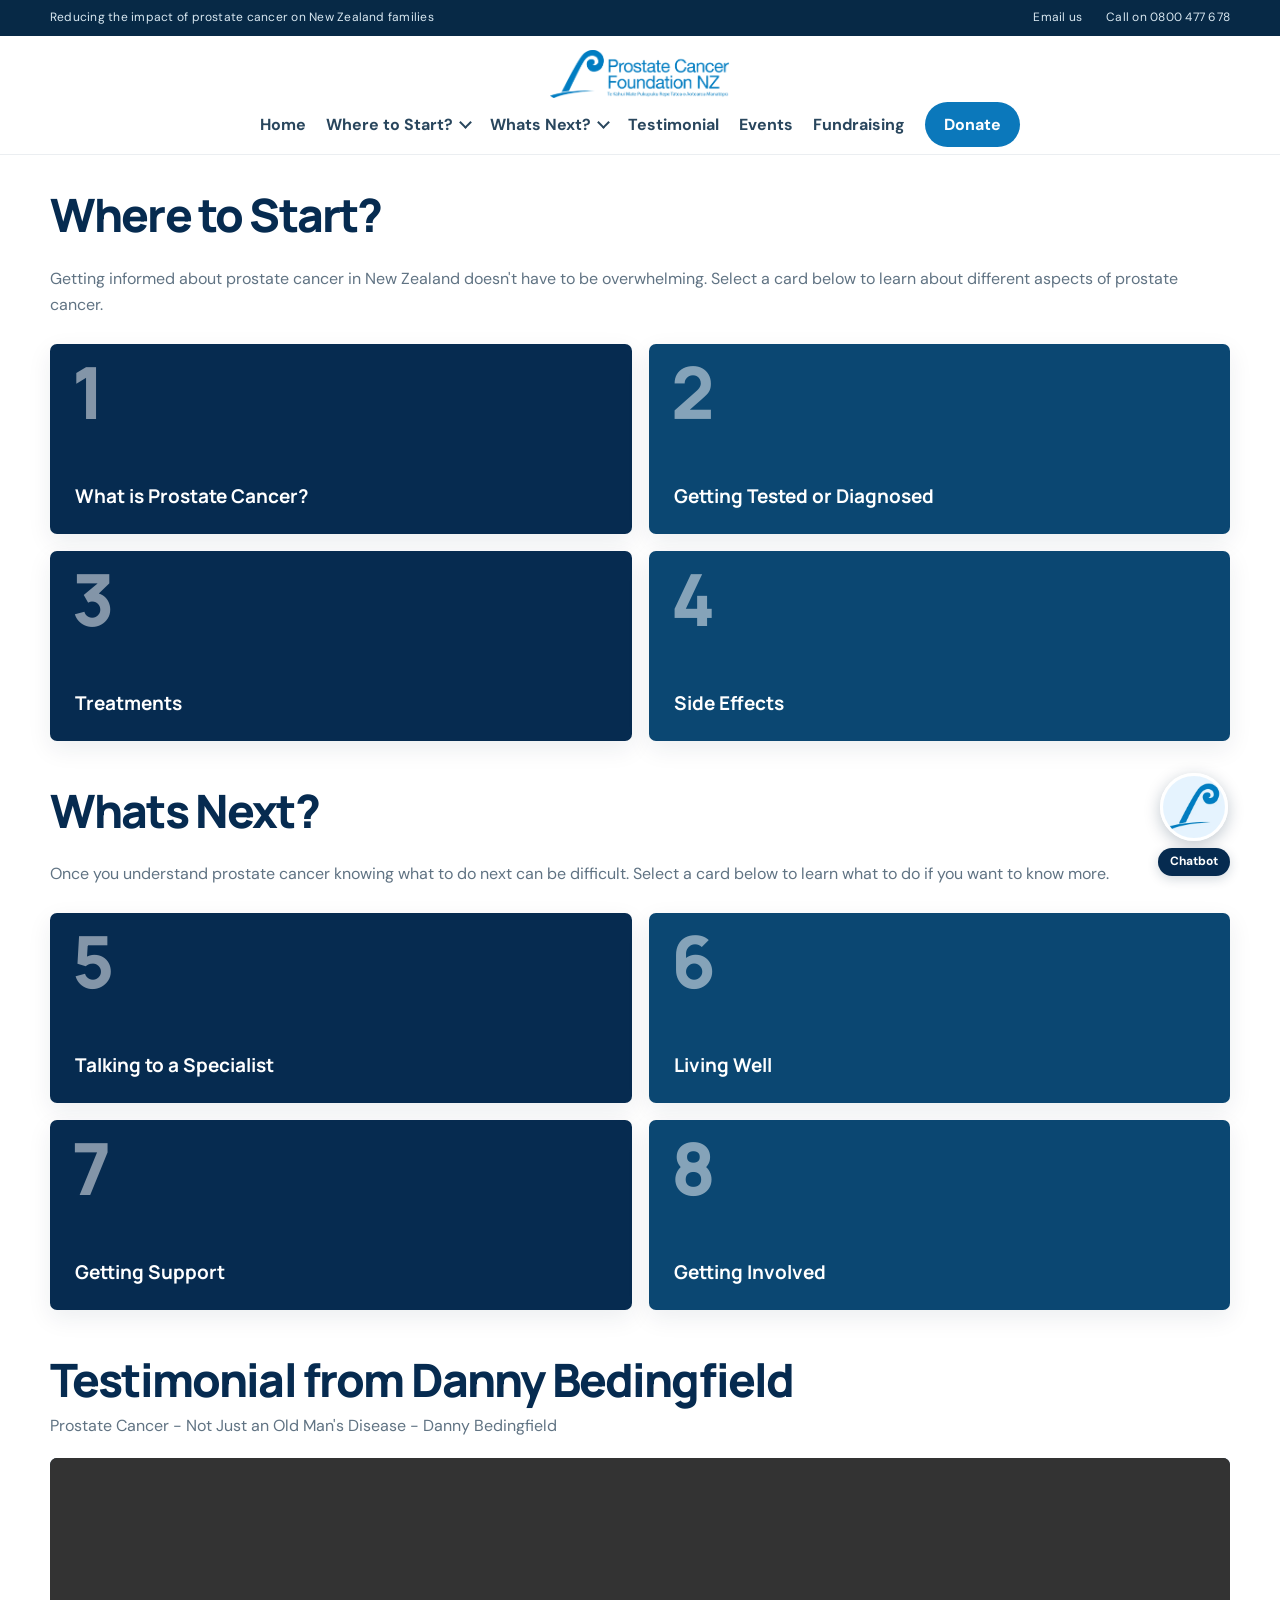
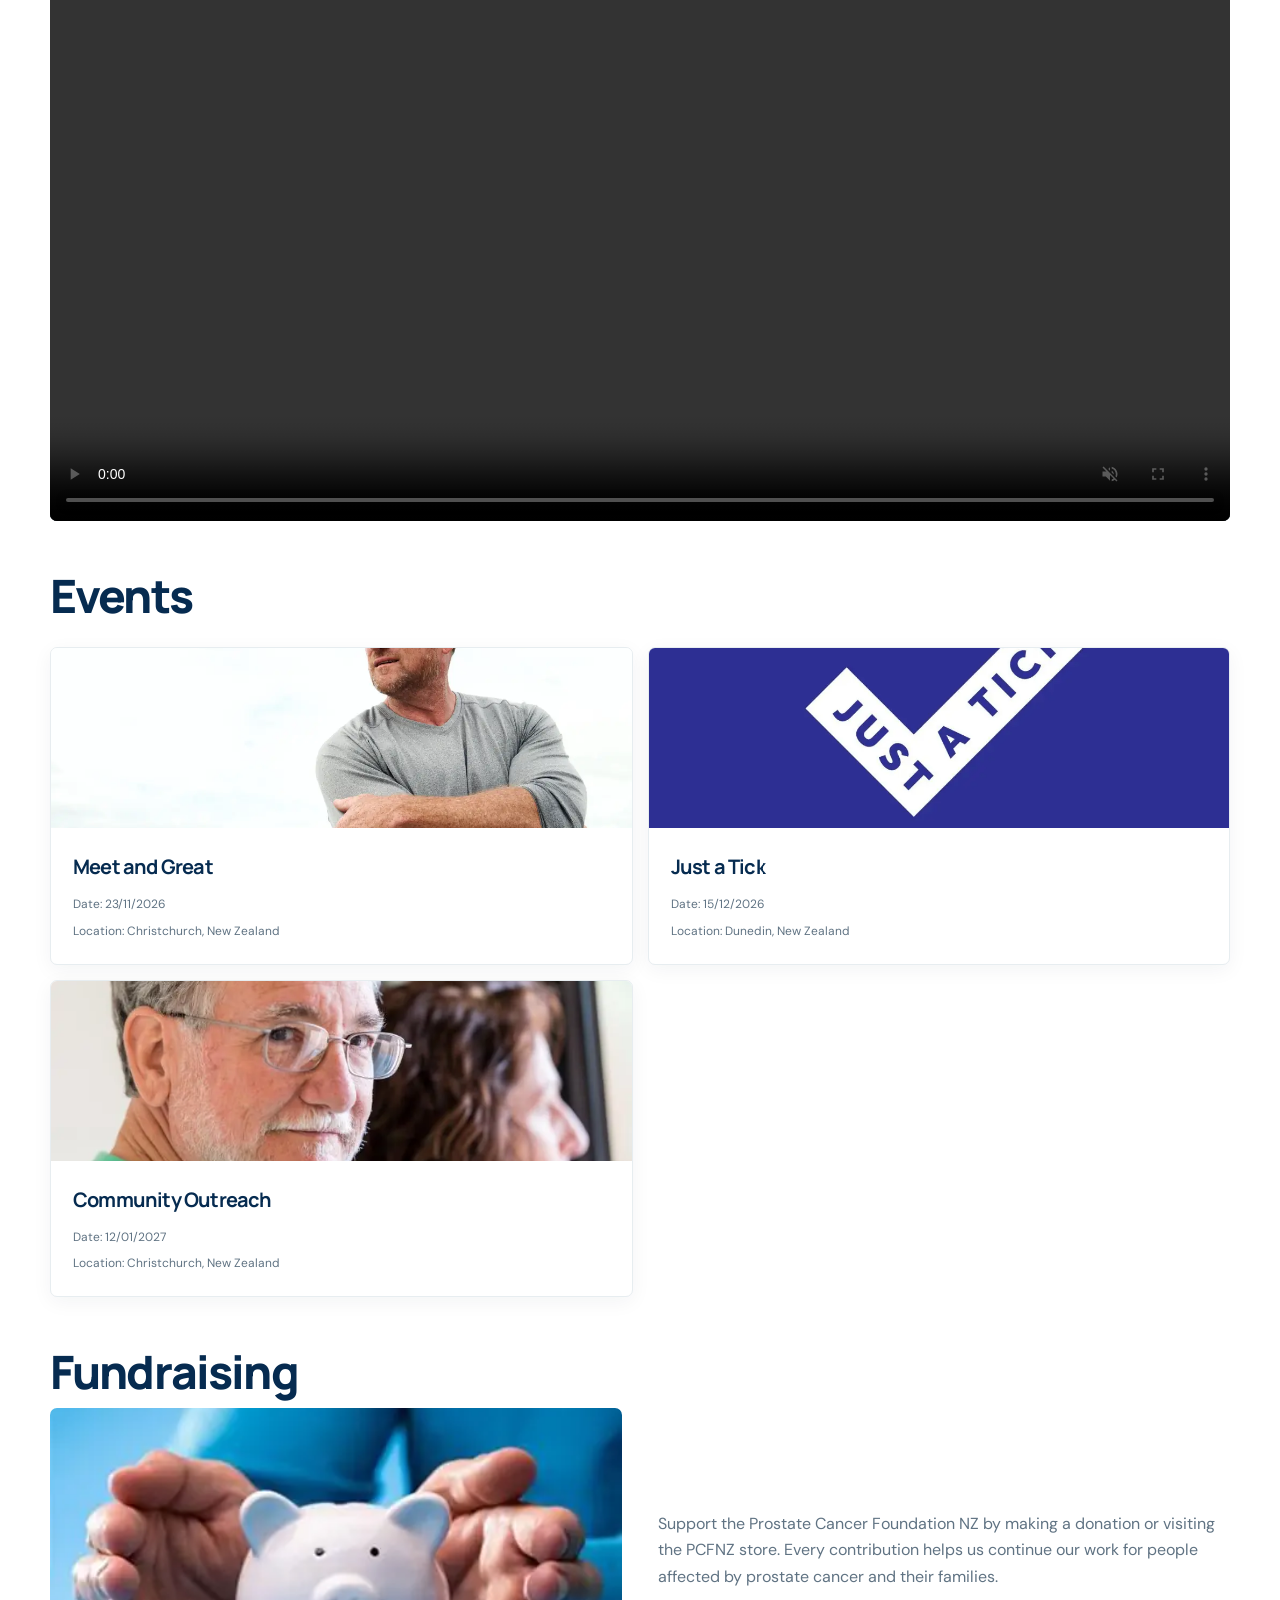
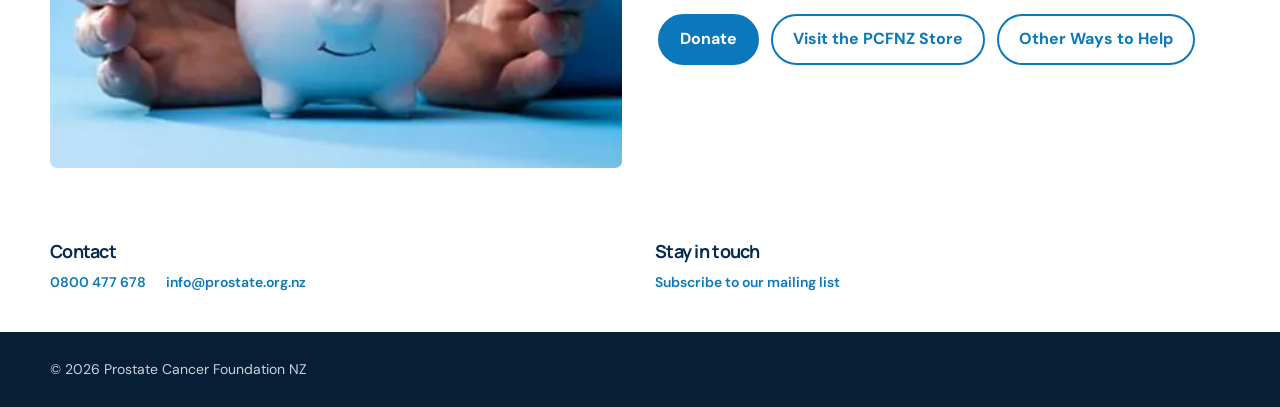
<file: index.html>
<!DOCTYPE html>
<html lang="en-NZ">
<head>
    <meta charset="UTF-8">
    <meta name="viewport" content="width=device-width, initial-scale=1.0">
    <link rel="stylesheet" href="styles/stylesheet.css">
    <link rel="preconnect" href="https://fonts.googleapis.com">
    <link rel="preconnect" href="https://fonts.gstatic.com" crossorigin>
    <link href="https://fonts.googleapis.com/css2?family=DM+Sans:wght@400;500;600;700&family=Manrope:wght@400;500;600;700;800&display=swap" rel="stylesheet">
    <script src="scripts/header.js" data-site-root="../" defer></script>
    <script src="scripts/footer.js" defer></script>
    <link rel="icon" type="image/x-icon" href="images/favicon.ico">
    <title>Home</title>
</head>
<body>
    <div id="site-header"></div>
    <main>
        <div class="section-cards">
            <h2 id="start">Where to Start?</h2>
            <p class="section-intro">Getting informed about prostate cancer in New Zealand doesn't have to be overwhelming. Select a card below to learn about different aspects of prostate cancer.</p>
            <a class="section-card" href="/pages/prostateinfo1.html">
                <span class="section-card-number">1</span>
                <span>What is Prostate Cancer?</span>
            </a>
            <a class="section-card" href="/pages/prostateinfo2.html">
                <span class="section-card-number">2</span>
                <span>Getting Tested or Diagnosed</span>
            </a>
            <a class="section-card" href="/pages/prostateinfo3.html">
                <span class="section-card-number">3</span>
                <span>Treatments</span>
            </a>
            <a class="section-card" href="/pages/prostateinfo4.html">
                <span class="section-card-number">4</span>
                <span>Side Effects</span>
            </a>
        </div>
        <div class="section-cards">
            <h2 id="next">Whats Next?</h2>
            <p class="section-intro">Once you understand prostate cancer knowing what to do next can be difficult. Select a card below to learn what to do if you want to know more.</p>
            <a class="section-card" href="/pages/prostateinfo5.html">
                <span class="section-card-number">5</span>
                <span>Talking to a Specialist</span>
            </a>
            <a class="section-card" href="/pages/prostateinfo6.html">
                <span class="section-card-number">6</span>
                <span>Living Well</span>
            </a>
            <a class="section-card" href="/pages/prostateinfo7.html">
                <span class="section-card-number">7</span>
                <span>Getting Support</span>
            </a>
            <a class="section-card" href="/pages/prostateinfo8.html">
                <span class="section-card-number">8</span>
                <span>Getting Involved</span>
            </a>
        </div>
        <section class="video-section">
            <h2 id="testimonial">Testimonial from Danny Bedingfield</h2>
            <p class="video-subtitle">Prostate Cancer - Not Just an Old Man's Disease - Danny Bedingfield</p>
            <video controls preload="metadata" playsinline muted>
                <source src="videos/prostate-info.mp4" type="video/mp4">
                Your browser does not support HTML video.
            </video>
        </section>
        <div class="event-carts" id="events">
            <h2 id="events">Events</h2>
            <div class="card">
                <img src="images/event_img_1.webp" alt="Event Picture 1">
                <div class="container">
                    <h4><b>Meet and Great</b></h4>
                    <p>Date: 23/11/2026</p>
                    <p>Location: Christchurch, New Zealand</p>
                </div>
            </div>
            <div class="card">
                <img src="images/event_img_2.webp" alt="Event Picture 2">
                <div class="container">
                    <h4><b>Just a Tick</b></h4>
                    <p>Date: 15/12/2026</p>
                    <p>Location: Dunedin, New Zealand</p>
                </div>
            </div>
            <div class="card">
                <img src="images/event_img_3.webp" alt="Event Picture 3">
                <div class="container">
                    <h4><b>Community Outreach</b></h4>
                    <p>Date: 12/01/2027</p>
                    <p>Location: Christchurch, New Zealand</p>
                </div>
            </div>
        </div>
        <section class="fundraising" id="donate">
            <h2 id="fundraising">Fundraising</h2>
            <div class="fundraising-content">
                <img src="images/offline-donation.webp" alt="Man standing outdoors by the coast">
                <div class="fundraising-copy">
                    <p>Support the Prostate Cancer Foundation NZ by making a donation or visiting the PCFNZ store. Every contribution helps us continue our work for people affected by prostate cancer and their families.</p>
                    <div class="fundraising-links">
                        <a class="fundraising-button fundraising-button-primary" href="https://prostate.org.nz/donations">Donate</a>
                        <a class="fundraising-button fundraising-button-secondary" href="https://fundraise.prostate.org.nz/shop">Visit the PCFNZ Store</a>
                        <a class="fundraising-button fundraising-button-secondary" href="prostateinfo8.html">Other Ways to Help</a>
                    </div>
                </div>
            </div>
        </section>
        <section class="contact-section">
            <div class="contact-details">
                <h2 id="contact-heading">Contact</h2>
                <a href="tel:0800477678">0800 477 678</a>
                <a href="mailto:info@prostate.org.nz">info@prostate.org.nz</a>
            </div>
            <div class="mailing-list">
                <h2>Stay in touch</h2>
                <a href="https://connect.vega.works/(S(gwunfmjn3qr0tywipialnxne))/Content/csharp/registration.aspx?rfD3x0k=AC509CD9-8DF7-4773-8BCF-520636B28A1F&amp;xlnse5=49">Subscribe to our mailing list</a>
            </div>
        </section>
    </main>
    <div id="site-footer"></div>
    
</body>
</html>
</file>
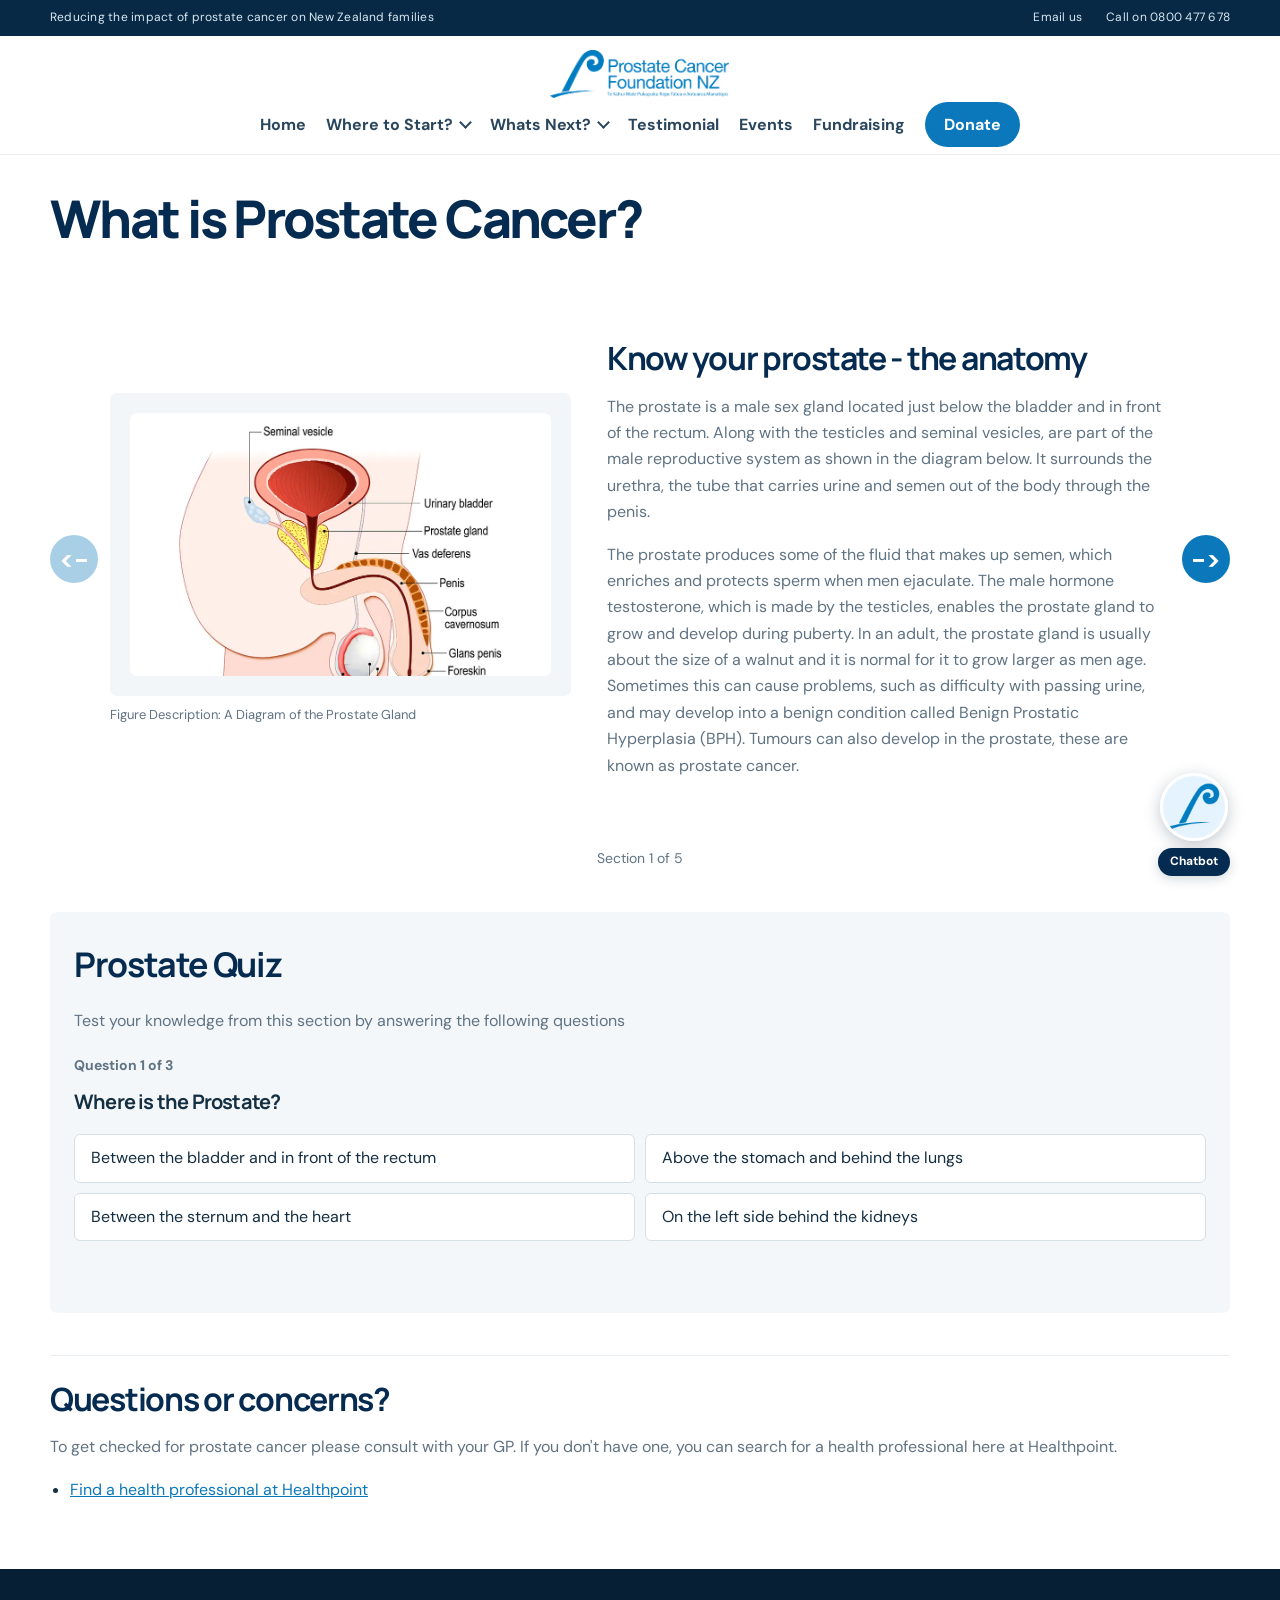
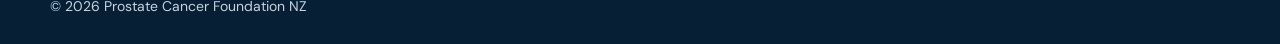
<file: pages/prostateinfo1.html>
<!DOCTYPE html>
<html lang="en-NZ">
<head>
    <meta charset="UTF-8">
    <meta name="viewport" content="width=device-width, initial-scale=1.0">
    <link rel="stylesheet" href="../styles/stylesheet.css">
    <link rel="preconnect" href="https://fonts.googleapis.com">
    <link rel="preconnect" href="https://fonts.gstatic.com" crossorigin>
    <link href="https://fonts.googleapis.com/css2?family=DM+Sans:wght@400;500;600;700&family=Manrope:wght@400;500;600;700;800&display=swap" rel="stylesheet">
    <script src="../scripts/header.js" data-site-root="../" defer></script>
    <script src="../scripts/footer.js" defer></script>
    <script src="../scripts/section1.js" defer></script>
    <script src="../scripts/prostate-quiz.js" defer></script>
    <title>What is Prostate Cancer? | PCFNZ</title>
    <link rel="icon" type="image/x-icon" href="../images/favicon.ico">
</head>
<body>
    <div id="site-header"></div>

    <main class="article-page">
        <div class="article-heading">
            <h1>What is Prostate Cancer?</h1>
        </div>

        <div class="article-carousel">
            <button class="article-carousel-arrow" type="button" data-carousel-previous disabled>
                <span><-</span>
            </button>
            <div class="article-carousel-viewport" id="article-carousel" tabindex="0">
                <div class="article-carousel-track">
                    <section class="article-section">
                        <figure class="article-image">
                            <div class="article-image-placeholder" role="img">
                                <img src="../images/prostate.webp" alt="Prostate Diagram">
                            </div>
                            <figcaption>Figure Description: A Diagram of the Prostate Gland</figcaption>
                        </figure>
                        <div class="article-copy">
                            <h2 id="prostate-heading">Know your prostate - the anatomy</h2>
                            <p>The prostate is a male sex gland located just below the bladder and in front of the rectum. Along with the testicles and seminal vesicles, are part of the male reproductive system as shown in the diagram below. It surrounds the urethra, the tube that carries urine and semen out of the body through the penis.</p>
                            <p>The prostate produces some of the fluid that makes up semen, which enriches and protects sperm when men ejaculate. The male hormone testosterone, which is made by the testicles, enables the prostate gland to grow and develop during puberty. In an adult, the prostate gland is usually about the size of a walnut and it is normal for it to grow larger as men age. Sometimes this can cause problems, such as difficulty with passing urine, and may develop into a benign condition called Benign Prostatic Hyperplasia (BPH). Tumours can also develop in the prostate, these are known as prostate cancer.</p>
                        </div>
                    </section>

                    <section class="article-section">
                        <figure class="article-image">
                            <div class="article-image-placeholder" role="img">
                                <img src="../images/about-prostate.webp" alt="Prostate Image">
                            </div>
                            <figcaption>Figure Description: A rendered view of the prostate</figcaption>
                        </figure>
                        <div class="article-copy">
                            <h2 id="cancer-heading">Prostate cancer - what is it?</h2>
                            <p>The body is made of cells that grow and divide. When this process becomes abnormal, cells can form a tumour. Benign tumours do not invade nearby tissues or spread around the body, while malignant tumours are cancerous and may spread.</p>
                            <p>Prostate cancer develops when abnormal cells grow in the prostate. It can stay within the gland or spread beyond it. The precise cause is not known, but prostate cancer growth is often influenced by testosterone. The rate of growth varies: some cancers remain slow-growing, while others are more aggressive.</p>
                            <p>The chance of prostate cancer increases with age and is higher for people with a close relative, such as a father or brother, who has had it. Inherited gene changes, including BRCA1 or BRCA2, can also increase risk. Anyone with a prostate can develop prostate cancer, including transgender women, non-binary people assigned male at birth, and intersex people.</p>
                        </div>
                    </section>

                    <section class="article-section">
                        <div class="article-copy">
                            <h2 id="nz-cancer-heading">Prostate cancer in New Zealand</h2>
                            <p>It is our most commonly diagnosed cancer (apart from skin cancers) in New Zealand. Every year more than 4000* are diagnosed with the disease and over 700* die - the second highest cause of cancer death in men behind lung cancer. For all sexes it sits third behind lung and bowel cancers.</p>
                            <p>Māori men have a slightly lower incidence of prostate cancer but have a higher death rate than other New Zealand men. The reasons for this may be a later diagnosis or treatment choices offered to them.</p>
                            <p>Overall, the number of men diagnosed in New Zealand is increasing, largely due to increased rates of testing and the death rate is slowly dropping, largely due to better outcomes from early diagnosis and improved treatments available.</p>
                            <p>Men are more likely to develop prostate cancer as they get older. It is also more common in men who have a father or brother with prostate cancer, and in families who carry certain genes such as the BRCA1 or BRCA2 genes.</p>
                        </div>
                        <div class="article-copy">
                            <h2 id="types-cancer-heading">Types of prostate cancer</h2>
                            <p>Prostate cancer is described according to where it is located in the body. Most grow very slowly and about 95% of men survive at least 5 years after diagnosis, particularly if diagnosed with localised prostate cancer, and about 90% will survive 10 years beyond diagnosis.</p>
                            <p>Localised – prostate cancer that is confined to the prostate gland.</p>
                            <p>Locally advanced – prostate cancer that extends into the surrounding tissues near the prostate or into the pelvic lymph nodes.</p>
                            <p>Advanced or metastatic – prostate cancer that has spread to other parts of the body including other organs, lymph nodes (outside the pelvis) and bones.</p>
                        </div>
                    </section>

                    <section class="article-section">

                        <div class="article-copy">
                            <h2 id="benign-cancer-heading">Benign prostate conditions</h2>
                            <p>Benign prostate conditions - Prostate problems are often not the result of prostate cancer. Two common benign conditions with similar symptoms are:</p>
                            <h3>Prostatitis</h3>
                            <p>Is an infection of the prostate which can cause pain, fever, swelling of the prostate and, blood and pus in the urine. It may have symptoms similar to BPH but is usually treated with antibiotics. Infection of the bladder usually occurs at the same time. See your doctor if blood appears in the urine (Haematuria).</p>

                        </div>
                        <div class="article-copy">
                            <h3>Benign Prostate Hyperplasia (BPH) – enlarged prostate</h3>
                            <p>From about the age of 40, a man’s prostate begins to enlarge and create a condition called Benign Prostate Hyperplasia (BPH). Benign means it is not cancer, and hyperplasia means ‘too much tissue’. The likelihood of developing BPH increases with age and eventually 80% of men have enlarged prostates, but many will never have symptoms.</p>
                            <p>The enlarged prostate puts pressure on the urethra and causes problems urinating. Medicines or surgery are used to treat BPH but only when symptoms become troublesome. Remember, BPH is not prostate cancer even though most of the symptoms are the same when passing urine.</p>
                            
                        </div>
                    </section>

                    <section class="article-section">

                        <div class="article-copy">
                            <h2 id="symptoms-cancer-heading">Symptoms of prostate cancer</h2>
                            <p>Prostate cancer can develop silently and remain undetected for some time, without causing symptoms.</p>
                            <p>If symptoms are present they may include the following. But please note, many are common in men as they age, often caused by other prostate conditions such as an enlarged prostate (benign prostatic hyperplasia or BPH). Always see your doctor if you experience any of these symptoms.</p>
                            
                        </div>
                        <div class="article-copy">
                            <p>1. Feeling the frequent or sudden need to urinate, especially at night</p>
                            <p>2. Finding it difficult to urinate (e.g. trouble starting or not being able to urinate when the feeling is there)</p>
                            <p>3. Discomfort when urinating</p>
                            <p>4. Finding blood in urine or semen (never ignore this)</p>
                            <p>5. Pain in lower back, upper thighs or hips</p>
                            <p>6. Bone pain</p>
                            <p>7. Unexpected weight loss.</p>
                            <p>More options are available if prostate cancer is detected before it causes symptoms, so a GP visit for a check at least once a year is vital.</p>
                        </div>
                    </section>
                </div>
            </div>
            <button class="article-carousel-arrow" type="button" data-carousel-next>
                <span>-></span>
            </button>
            <p class="article-carousel-status">Section 1 of 2</p>
        </div>

        <section class="prostate-quiz">
            <h2 id="quiz-heading">Prostate Quiz</h2>
            <p class="quiz-instructions">Test your knowledge from this section by answering the following questions</p>
            <div class="quiz-game" data-quiz>
                <p class="quiz-progress" data-quiz-progress></p>
                <h3 class="quiz-question" data-quiz-question></h3>
                <div class="quiz-answers" data-quiz-answers></div>
                <p class="quiz-feedback" data-quiz-feedback></p>
                <button class="quiz-action" type="button" data-quiz-next hidden>Next question</button>
                <div class="quiz-results" data-quiz-results hidden>
                    <p data-quiz-score></p>
                    <button class="quiz-action" type="button" data-quiz-restart>Play again</button>
                </div>
            </div>
        </section>

        <aside class="article-sources">
            <h2>Questions or concerns?</h2>
            <p>To get checked for prostate cancer please consult with your GP. If you don't have one, you can search for a health professional here at Healthpoint.</p>
            <ul>
                <li><a href="https://www.healthpoint.co.nz/">Find a health professional at Healthpoint</a></li>
            </ul>
        </aside>
    </main>

    <div id="site-footer"></div>
</body>
</html>
</file>
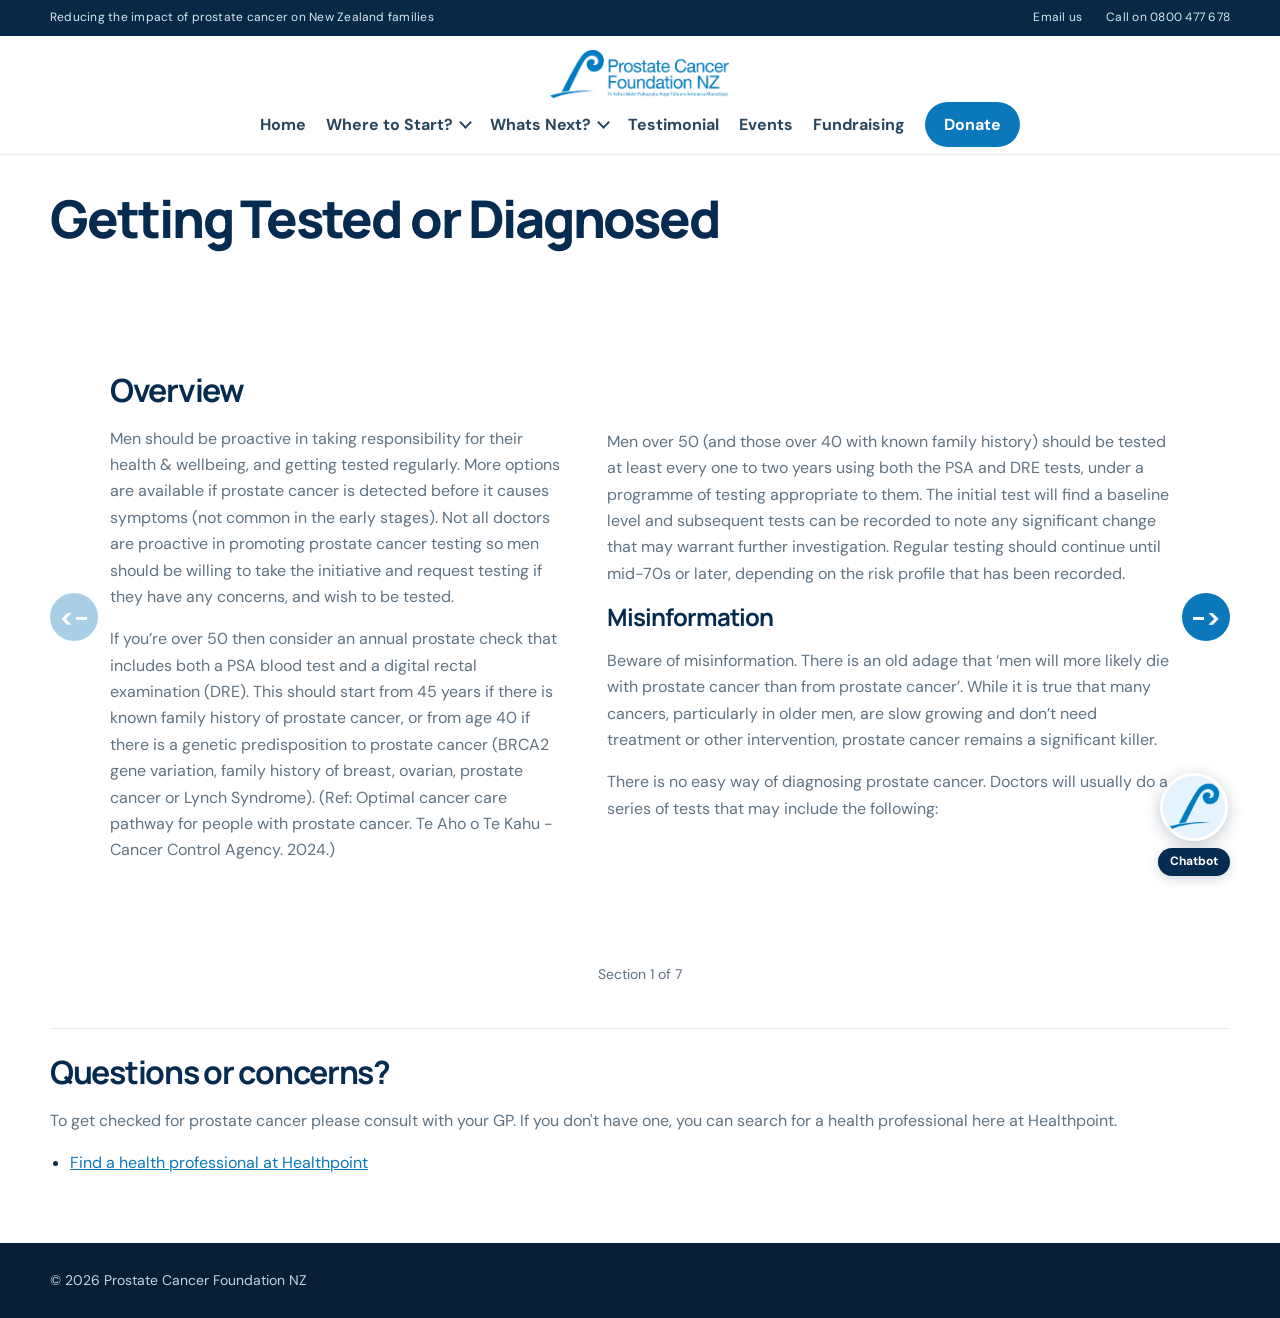
<file: pages/prostateinfo2.html>
<!DOCTYPE html>
<html lang="en-NZ">
<head>
    <meta charset="UTF-8">
    <meta name="viewport" content="width=device-width, initial-scale=1.0">
    <link rel="stylesheet" href="../styles/stylesheet.css">
    <link rel="preconnect" href="https://fonts.googleapis.com">
    <link rel="preconnect" href="https://fonts.gstatic.com" crossorigin>
    <link href="https://fonts.googleapis.com/css2?family=DM+Sans:wght@400;500;600;700&family=Manrope:wght@400;500;600;700;800&display=swap" rel="stylesheet">
    <script src="../scripts/header.js" data-site-root="../" defer></script>
    <script src="../scripts/footer.js" defer></script>
    <script src="../scripts/section1.js" defer></script>
    <script src="../scripts/prostate-quiz.js" defer></script>
    <title>Getting Tested or Diagnosed | PCFNZ</title>
    <link rel="icon" type="image/x-icon" href="../images/favicon.ico">
</head>
<body>
    <div id="site-header"></div>

    <main class="article-page">
        <div class="article-heading">
            <h1>Getting Tested or Diagnosed</h1>
        </div>

        <div class="article-carousel">
            <button class="article-carousel-arrow" type="button" data-carousel-previous disabled>
                <span><-</span>
            </button>
            <div class="article-carousel-viewport" id="article-carousel" tabindex="0">
                <div class="article-carousel-track">
                    <section class="article-section">
                        <div class="article-copy">
                            <h2 id="prostate-heading">Overview</h2>
                            <p>Men should be proactive in taking responsibility for their health & wellbeing, and getting tested regularly. More options are available if prostate cancer is detected before it causes symptoms (not common in the early stages). Not all doctors are proactive in promoting prostate cancer testing so men should be willing to take the initiative and request testing if they have any concerns, and wish to be tested. </p>
                            <p>If you’re over 50 then consider an annual prostate check that includes both a PSA blood test and a digital rectal examination (DRE). This should start from 45 years if there is known family history of prostate cancer, or from age 40 if there is a genetic predisposition to prostate cancer (BRCA2 gene variation, family history of breast, ovarian, prostate cancer or Lynch Syndrome). (Ref: Optimal cancer care pathway for people with prostate cancer. Te Aho o Te Kahu - Cancer Control Agency. 2024.) </p>
                        </div>
                        <div class="article-copy">
                            <p>Men over 50 (and those over 40 with known family history) should be tested at least every one to two years using both the PSA and DRE tests, under a programme of testing appropriate to them. The initial test will find a baseline level and subsequent tests can be recorded to note any significant change that may warrant further investigation. Regular testing should continue until mid-70s or later, depending on the risk profile that has been recorded.</p>
                            <h3 id="prostate-heading">Misinformation</h3>
                            <p>Beware of misinformation. There is an old adage that ‘men will more likely die with prostate cancer than from prostate cancer’. While it is true that many cancers, particularly in older men, are slow growing and don’t need treatment or other intervention, prostate cancer remains a significant killer.</p>
                            <p>There is no easy way of diagnosing prostate cancer. Doctors will usually do a series of tests that may include the following:</p>
                        </div>
                    </section>

                    <section class="article-section">
                        <div class="article-copy">
                            <h2 id="prostate-heading">PSA - Prostate Specific Antigen</h2>
                            <p>The PSA is a simple blood test that looks for raised levels of a protein in the blood called prostate specific antigen (PSA), which is made by prostate cells. A PSA level that is above the limits for your age indicated that there could be a problem with the prostate and further tests might be necessary. This test is used as an initial screening test, usually ordered by a GP, and can be done in conjunction with other routine blood tests. The PSA test is only an indicator of the possibility of prostate cancer and a higher level doesn’t necessarily mean there is prostate cancer.</p>
                            <p>A high PSA can be caused by other conditions such as Benign Prostatic Hyperplasia (BPH) or enlarged prostate (a common condition that occurs when the prostate grows larger with age); or Prostatitis which is an infection or inflammation of the prostate, where the prostate becomes inflamed and sore.</p>
                        </div>
                        <div class="article-copy">
                            <h3>Other things that can influence the PSA level</h3>
                            <li>Age – the older men are, the higher the PSA level is likely to be</li>
                            <li>Size of the prostate – levels will be higher with an enlarged prostate</li>
                            <li>Ethnicity</li>
                            <li>Medications being taken</li>
                            <li>A urinary infection</li>
                            <li>Certain types of exercise such as cycling or vigorous exercise</li>
                            <li>How recently a man has had sex or ejaculated</li>
                            <li>Anal sex or prostate stimulation</li>
                            <br>
                            <h3>Home PSA testing kits</h3>
                            <p>At the Prostate Cancer Foundation of NZ, we are aware that a number of home PSA testing kits and laboratory services are now available for purchase at pharmacies or directly to the public. Many people value privacy and convenience in health decisions, so it’s understandable that these options are appealing. However, we strongly advise speaking with a healthcare professional before considering PSA testing.</p>
                        </div>
                    </section>

                    <section class="article-section">
                        <figure class="article-image">
                            <div class="article-image-placeholder" role="img">
                                <img src="../images/digital-rectal-exam-male-634bea.webp" alt="Prostate Diagram" height="430">
                            </div>
                            <figcaption>Figure Description: A Diagram of a DRE from the National Cancer Institute</figcaption>
                        </figure>
                        <div class="article-copy">
                            <h2 id="prostate-heading">Digital Rectal Examination (DRE)</h2>
                            <p>The DRE is a test where the doctor inserts a gloved, lubricated finger into the rectum to feel the prostate and check the size, shape and for any abnormalities. Occasionally a cancer can be felt this way, but not always. A normal DRE exam does not rule out prostate cancer.</p>
                            <p>If there are possible indications of prostate cancer from the initial PSA and DRE tests carried out by the GP, a referral will be made to a urologist (medical specialist in prostate cancer and other urinary conditions) who will conduct further tests to actually diagnose the disease.</p>
                        </div>

                    </section>

                    <section class="article-section">
                        <div class="article-copy">
                            <h2 id="prostate-heading">Overview</h2>
                            <p>Going through further testing and a diagnosis can be both physically and emotionally challenging. If possible, have someone close to you attend the appointments with you, to help recall the discussions. It can also help to write down questions you would like answered, and to make notes of the information you receive. If all parties agree, you might like to record the discussion on your mobile device.</p>
                            <h3>MRI – Magnetic Resonance Imaging </h3>
                            <p>An MRI scan is ordered to assess the prostate size and look for any abnormal areas. It is used to determine the likelihood that cancer is present in the prostate and which part of the prostate is affected. An MRI is performed as an outpatient procedure, without the need to be admitted to a hospital. Patients lie on a special bed that passes through a narrow tunnel while the scans are being taken. If they experience claustrophobia, they may require sedation for this scan. It is important to tell the doctor about any metallic implants (e.g. screws or plates) in your body or medical devices (e.g. pacemaker or cochlear implant), or if you have had joint surgery.</p>
                        </div>
                        <div class="article-copy">
                            <h3>Multiparametric Magnetic Resonance Imaging (mpMRI)</h3>
                            <p>Is a more accurate and detailed MRI scan that combines the results of at least three different scanning techniques to get a clearer picture of the prostate. Not all DHBs in New Zealand will provide funded MRI scans but they are available for a reasonable cost in private clinics.</p>
                            <h3>Biopsy</h3>
                            <p>A biopsy is a surgical procedure where a needle is used to remove multiple small samples of tissue from the prostate. There are two ways the procedure can be performed:</p>
                            <ul>
                                <li>1. Transrectal ultrasound [TRUS] biopsy, which can be done under local anaesthetic in a consulting room or in a hospital.</li>
                                <li>2. Transperineal biopsy – through the perineum, performed in hospital under general anaesthetic.</li>
                            </ul>
                            <p>The biopsy samples will be sent to a pathology laboratory to be examined where the pathologist will determine if there are cancer cells present in the sample. This is how a definitive diagnosis of prostate cancer can be made. If the biopsy does not show any cancer, patients will probably be monitored with regular ongoing check-ups and repeat PSA tests and, if necessary, may need another biopsy or an MRI scan at a later date. A biopsy report that confirms the presence of cancer will provide information about the type of cancer present.</p>
                        </div>
                    </section>

                    <section class="article-section">
                        <figure class="article-image">
                            <div class="article-copy">
                            <h3>Bone scan</h3>
                            <p>This involves injecting a weak radioactive substance into the body to see if there are cancer cells damaging the bone. A positive scan may not mean you have prostate cancer – it can also be due to other causes of bone damage such as an old fracture or inflammation.</p>
                            </div>
                            <div class="article-image-placeholder" role="img">
                                <img src="../images/bonescan.webp" alt="Bone Scan">
                            </div>
                            <figcaption>Figure Description: Image of a Bone Scan</figcaption>
                        </figure>
                        <div class="article-copy">
                            <h3>CT (Computerised tomography) Scan</h3>
                            <p>A CT scan uses X-ray beams to create detailed images of the inside of the body. The scan may be done to show where in the body the cancer has spread, based on locating abnormal features such as enlarged lymph nodes or bony outgrowths.</p>
                            <h3>PSMA-PET scan</h3>
                            <p>PSMA stands for prostate specific membrane antigen, a protein found on the surface of prostate cells. A PSMA-PET scan (also known as a ‘gallium’ scan or an ‘F18’ scan) involves injecting a radioactive substance attached to a molecule that can stick to PSMA in the body. This is a very sensitive and accurate way to image and accurately locate prostate cancer wherever it is in the body as cancer cells can show up brighter on the operator’s screen during the scan. It is typically used to see if cancer cells have migrated away from the prostate gland and formed metastases in other sites. Not all DHBs in New Zealand will provide funded PSMA-PET scans but they are available in private clinics.</p>
                        
                        </div>
                    </section>

                    <section class="article-section">
                        <div class="article-copy">
                            <h3 >Making a diagnosis</h2>
                            <p>Once the urologis have the results of the various tests a more accurate diagnosis can be made and the treatment options assessed. There are two main criteria that will be considered:</p>
                            <li><strong>Grade.</strong> This assesses the aggressiveness of the cancer cells and how quickly they are expected to grow. A pathologist works out the grade based on the biopsy results. Low grade cancers usually grow slowly and are less likely to spread. Higher grade cancers are more likely to grow quickly and spread to other parts of the body. There are two systems used for grading prostate cancer cells – the Gleason and ISUP grades.</li>
                            <li><strong>Stage.</strong> This describes the cancer’s size and whether it has spread beyond the prostate. The stage is based on the digital rectal rectal examination and results of imaging scans such as CT, MRI, bone scan and PSMA-PET scans. The amount the cancer has spread gives an indication of how extensive the cancer is. </li>
                        </div>
                        <figure class="article-image">
                            <div class="article-copy">
                                <p>Localised cancer (T1 and T2) remain within the prostate gland are potentially curable with surgery and radiation therapy.Localised advanced cancer may include seminal vesicles (T3) and, rectum, bladder, local lymph nodes and pelvic wall (T4). These cancers are potentially curable with surgery and radiation therapy.Metastatic cancer has spread / metastasised to lymph nodes outside of the pelvis or to bones or other organs. These Stage 4 cancers are not curable by surgery or radiation therapy.</p>
                            </div>
                            <div class="article-image-placeholder" role="img">
                                <img src="../images/table1.webp" alt="Bone Scan" height="180">
                                <img src="../images/table2.webp" alt="Bone Scan" height="130"> 
                            </div>
                            <figcaption>Figure Description: Tables showing how Cancer Diagnosis are scored</figcaption>
                        </figure>
                    </section>

                    <section class="article-section">
                        <figure class="article-image">
                            <div class="article-image-placeholder" role="img">
                                <img src="../images/beach.webp" alt="Prostate Diagram">
                            </div>
                        </figure>
                        <div class="article-copy">
                            <h2 id="prostate-heading">The outlook post-diagnosis</h2>
                            <p>Following a prostate cancer diagnosis most people want to know whether their cancer can be successfully treated. The outcome of the treatment will depend on several things such as the type of cancer and whether it has spread, how quickly it grows, and how well the treatment works. If the prostate cancer is localised to the prostate gland, it is sometimes slow growing and may never need treatment. Other localised prostate cancers do require treatment and often is it possible to successfully get rid of the cancer. If the cancer has spread outside of the prostate gland, treatments can often keep it under control for many years. </p>
                            <p>It can be valuable to get a second opinion about the results and treatment options. This doesn't mean you have less faith in your doctor, but talking it through with another doctor or health professional who understands prostate cancer can help clear up any concerns, and help you understand the best treatment and support options for you. </p>
                        </div>
                    </section>

                </div>
            </div>
            <button class="article-carousel-arrow" type="button" data-carousel-next>
                <span>-></span>
            </button>
            <p class="article-carousel-status">Section 1 of 2</p>
        </div>

        <aside class="article-sources">
            <h2>Questions or concerns?</h2>
            <p>To get checked for prostate cancer please consult with your GP. If you don't have one, you can search for a health professional here at Healthpoint.</p>
            <ul>
                <li><a href="https://www.healthpoint.co.nz/">Find a health professional at Healthpoint</a></li>
            </ul>
        </aside>
    </main>

    <div id="site-footer"></div>
</body>
</html>
</file>
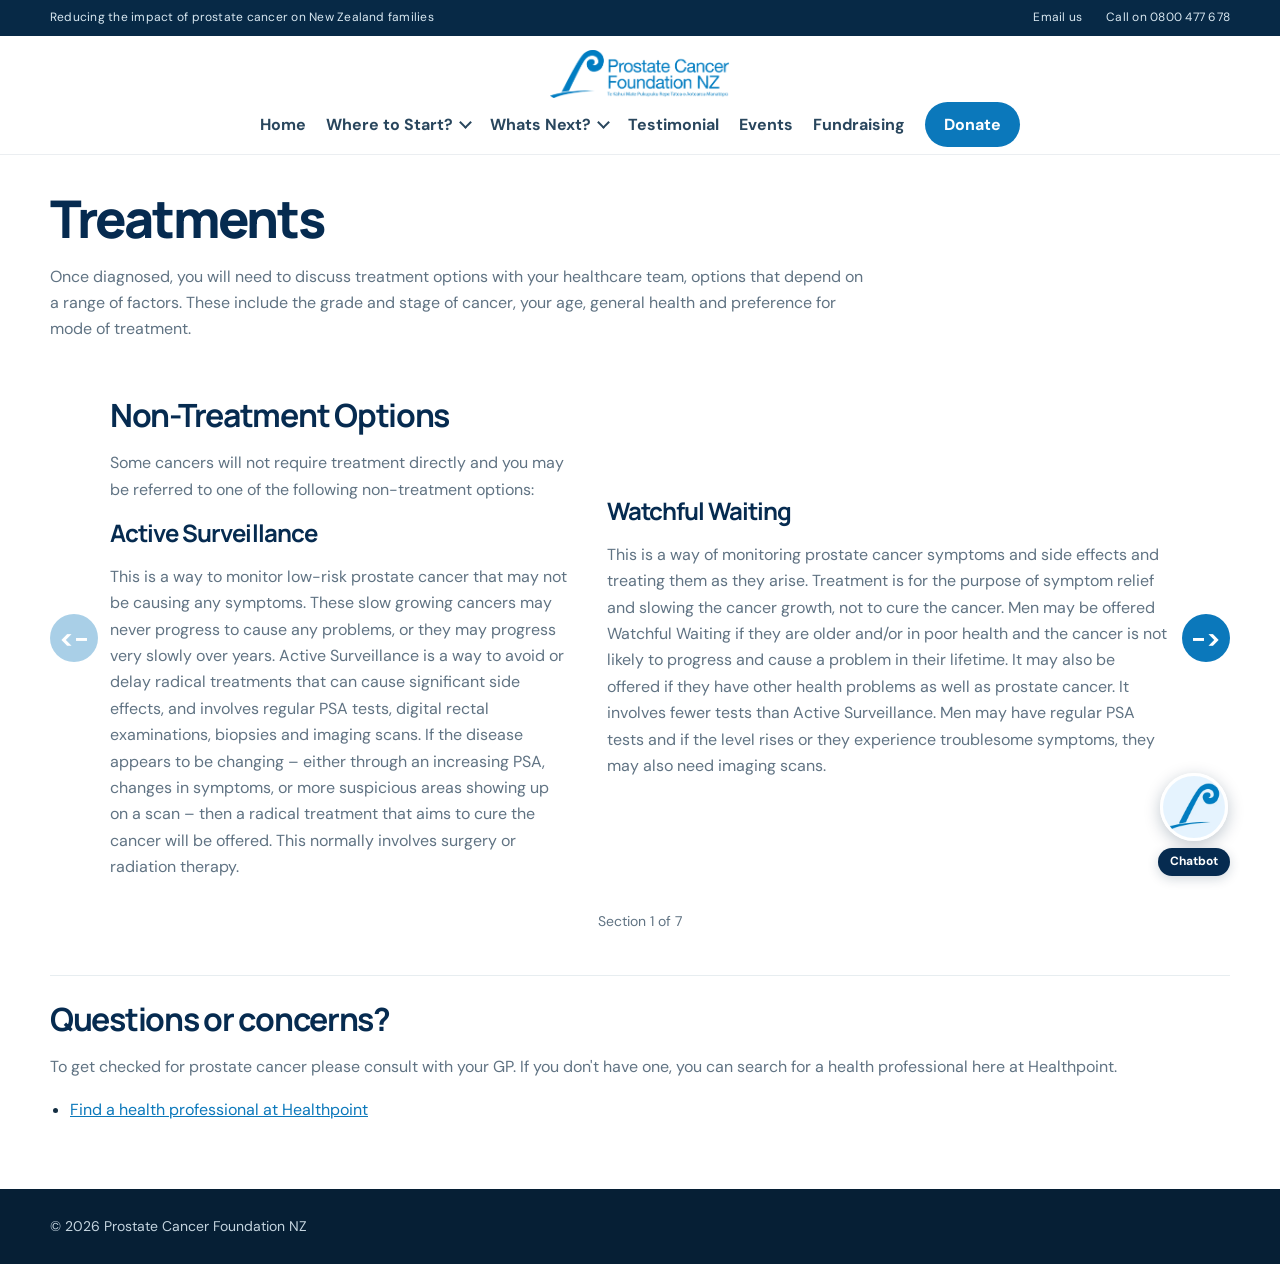
<file: pages/prostateinfo3.html>
<!DOCTYPE html>
<html lang="en-NZ">
<head>
    <meta charset="UTF-8">
    <meta name="viewport" content="width=device-width, initial-scale=1.0">
    <link rel="stylesheet" href="../styles/stylesheet.css">
    <link rel="preconnect" href="https://fonts.googleapis.com">
    <link rel="preconnect" href="https://fonts.gstatic.com" crossorigin>
    <link href="https://fonts.googleapis.com/css2?family=DM+Sans:wght@400;500;600;700&family=Manrope:wght@400;500;600;700;800&display=swap" rel="stylesheet">
    <script src="../scripts/header.js" data-site-root="../" defer></script>
    <script src="../scripts/footer.js" defer></script>
    <script src="../scripts/section1.js" defer></script>
    <script src="../scripts/prostate-quiz.js" defer></script>
    <title>Treatments | PCFNZ</title>
    <link rel="icon" type="image/x-icon" href="../images/favicon.ico">
</head>
<body>
    <div id="site-header"></div>

    <main class="article-page">
        <div class="article-heading">
            <h1>Treatments</h1>
            <p>Once diagnosed, you will need to discuss treatment options with your healthcare team, options that depend on a range of factors. These include the grade and stage of cancer, your age, general health and preference for mode of treatment. </p>
        </div>

        <div class="article-carousel">
            <button class="article-carousel-arrow" type="button" data-carousel-previous disabled>
                <span><-</span>
            </button>
            <div class="article-carousel-viewport" id="article-carousel" tabindex="0">
                <div class="article-carousel-track">                  
                    <section class="article-section">
                        <div class="article-copy">
                            <h2 id="prostate-heading">Non-Treatment Options</h2>
                            <p>Some cancers will not require treatment directly and you may be referred to one of the following non-treatment options: </p>   
                            <h3>Active Surveillance</h3> 
                            <p>This is a way to monitor low-risk prostate cancer that may not be causing any symptoms. These slow growing cancers may never progress to cause any problems, or they may progress very slowly over years. Active Surveillance is a way to avoid or delay radical treatments that can cause significant side effects, and involves regular PSA tests, digital rectal examinations, biopsies and imaging scans. If the disease appears to be changing – either through an increasing PSA, changes in symptoms, or more suspicious areas showing up on a scan – then a radical treatment that aims to cure the cancer will be offered. This normally involves surgery or radiation therapy. </p>
                        </div>
                        <div class="article-copy">
                            <h3 id="prostate-heading">Watchful Waiting</h3>
                            <p>This is a way of monitoring prostate cancer symptoms and side effects and treating them as they arise. Treatment is for the purpose of symptom relief and slowing the cancer growth, not to cure the cancer. Men may be offered Watchful Waiting if they are older and/or in poor health and the cancer is not likely to progress and cause a problem in their lifetime. It may also be offered if they have other health problems as well as prostate cancer. It involves fewer tests than Active Surveillance. Men may have regular PSA tests and if the level rises or they experience troublesome symptoms, they may also need imaging scans.</p>
                        </div>
                    </section>

                    <section class="article-section">
                        <figure class="article-image">
                            <div class="article-image-placeholder" role="img">
                                <img src="../images/Doc.webp" alt="Prostate Diagram">
                            </div>
                        </figure>
                        <div class="article-copy">
                            <h2 id="prostate-heading">Other Treatment Options</h2>
                            <h3>Surgery</h3>
                            <p>This procedure is called a Radical Prostatectomy and involves removing the prostate gland and some of the surrounding tissue. The aim is to completely remove the cancer and it can successfully cure the cancer if it has not yet spread outside the prostate gland. A radical prostatectomy can be done in different ways:</p>
                            <li><strong>Open radical prostatectomy:</strong> A cut is made below the navel to the pubic bone, to get to the prostate gland;</li>
                            <li><strong>Laparoscopic radical prostatectomy:</strong> Also known as ‘keyhole surgery’. Several small cuts are made to allow a camera and instruments to be inserted. Recovery after the operation is usually faster than for open surgery; or</li>
                            <li><strong>Robotic assisted radical prostatectomy:</strong> Like laparoscopic surgery but performed with more advanced instruments controlled using a robotic console, which makes the keyhole surgery easier to carry out. In New Zealand robotic surgery is only available in private hospitals.</li>
                        </div>
                    </section>

                    <section class="article-section">
                        <div class="article-copy">
                            <h3 id="prostate-heading">Radiation Therapy</h3>
                            <p>Radiation Therapy (or radiotherapy) aims to cure cancer by using a controlled amount of targeted radiation to kill cancer cells so they can’t continue to grow or spread. It is typically offered for treatment for locally and locally advanced prostate cancer.</p>
                            <p>Often there will be a course of hormone therapy prescribed in conjunction with the radiation therapy to reduce the size of the prostate before radiation. Sometimes radiation therapy is used following surgery and may also be used for metastatic disease to control the spread of disease.</p>
                            <p>There are two main types of radiation therapy:</p>
                        </div>
                        <div class="article-copy">
                            <h3>External beam Radiotherapy (EBRT)</h3>
                            <p>It is an outpatient treatment involving many doses of X-ray radiation delivered 5 days a week over 4-6 weeks. Beams of radiation are delivered by a linear accelerator machine targeting the areas where cancer cells are present. The aim is to kill those cells.</p>
                            <h3>Stereotactic Radiotherapy (SBRT)</h3>
                            <p>It is a similar procedure but a more intense, and targeted radiation treatment delivered in significantly fewer doses over about 2 weeks.</p>
                        </div>
                        
                    </section>

                    <section class="article-section">
                        <figure class="article-image">
                            <div class="article-image-placeholder" role="img">
                                <img src="../images/patient.webp" alt="Prostate Diagram">
                            </div>
                        </figure>
                        <div class="article-copy">
                            <h2 id="prostate-heading">Brachytherapy</h2>
                            <p>A form of radiation delivered internally with the same aim of killing cancer cells. Radioactive material is inserted directly into the prostate using either of these two procedures:</p>
                            <h3>Low Dose Radiation (LDR)</h3>
                            <p>Given by implanting permanent radioactive seeds directly into the prostate. The seeds give off concentrated amounts of radiation to the prostate with the aim of killing the cancer cells and curing prostate cancer. They are placed in a surgical procedure that may take a few hours, and may require a stay in hospital overnight. This procedure is only available through private clinics in New Zealand.</p>
                            <h3>High Dose Radiation (HDR)</h3>
                            <p>Given by inserting radioactive implants directly into the prostate. Unlike LDR seeds, the HDR implants are only placed temporarily and for shorter periods. The procedure takes place in hospital and may require a longer stay than LDR. It is available in a limited number of hospitals in New Zealand.</p>
                        </div>
                    </section>

                    <section class="article-section">
                        <div class="article-copy">
                            <h2 id="prostate-heading">Hormone or Androgen Deprivation Therapy (ADT)</h2>
                            <p>The aim of ADT is to reduce the body’s production of testosterone which is the main driver of growth of prostate cancer. By reducing testosterone, the cancer cell growth slows, wherever they are in the body. ADT will usually deliver a reduction in the PSA level, indicating it is being effective.</p>
                            <p>ADT is usually offered to men with advanced or metastasised disease and also before, during and/or after radiation therapy to increase the effectiveness of the radiation treatment and reduce the chance of the cancer spreading. It may be used for a short period of time or for several years. It will not cure the cancer but will slow the growth and keep it under control, often for a number of years.</p>
                        </div>
                        <div class="article-copy">
                            <p>Prostate cancer may, in time, become resistant to ADT, (known as castrate resistant disease) and its effect will reduce. This is because the body finds alternative ways to produce testosterone that are not controlled by ADT. Other drugs can be introduced at that time.</p>
                            <p>Hormone therapy can be given in many forms including oral tablets, injections, or as an injectable implant every 1 or 3 months. There are a number of side effects from ADT but these vary among patients. Most men are content to tolerate the side effects knowing the benefits of the treatment in treating their cancer.</p>
                        </div>
                    </section>

                    <section class="article-section">
                        <div class="article-copy">
                            <h3 id="prostate-heading">Chemotherapy</h3>
                            <p>Chemotherapy is used to treat advanced and metastatic prostate cancer. It uses anticancer medication to destroy cancer cells. It cannot eradicate prostate cancer, but it can shrink it and slow its growth. Men may be offered chemotherapy if they have been diagnosed with advanced prostate cancer or if the hormone therapy they were on is no longer working to control the cancer.</p>
                            <p>Chemotherapy can relieve some of the symptoms of advanced disease and, depending on the cancer, it may help men live longer. A medical oncologist is the specialist who treats men with chemotherapy, and some of the other advanced therapies, assessing what is best depending on the needs and situation of the patient.</p>
                        </div>
                        <div class="article-copy">
                            <h3 id="prostate-heading">Targeted Therapy</h3>
                            <p>These therapies use radioisotopes to treat advanced/metastatic prostate cancer that has spread to other parts of the body. It involves injecting radioactive molecules into the bloodstream. The molecules move through the blood to find prostate cancer cells and kill them. Examples of radioisotopes used in therapy include Radium 223 and Lutetium 177 (Lutetium-PSMA therapy). These may be available through some private clinics in New Zealand.</p>
                            <h3 id="prostate-heading">Palliative Care</h3>
                            <p>Unfortunately not all prostate cancer can be cured and therefore treatment is needed to manage symptoms and relieve pain in advanced disease. Palliative care is not just ‘end of life’ care – it aims to improve or maintain quality of life while living with the effects of advanced disease. Treatments may include radiation therapy to control disease spread to the bones as well as other medications and treatment to control pain.</p>
                        
                        </div>
                    </section>

                    <section class="article-section">
                        <div class="article-copy">
                            <h2 id="prostate-heading">Clinical Trials and New Treatments in Development</h2>
                            <p>Medical researchers and scientists continue to look for new and effective ways to treat prostate cancer. Once they have a possible treatment, they will conduct clinical trials to ascertain their effectiveness. Some clinical trials run in New Zealand and men interested should discuss the options available with their medical specialists. Some new treatments in development include:</p>
                            <p><strong>Immunotherapy</strong> – Sometimes called biological therapy, this is a cancer treatment that works by boosting a person’s own immune system to fight cancer. Though it is promising in other types of cancer, immunotherapy has not yet been found to be effective in prostate cancer and is currently only available through clinical trials.</p>
                            
                        </div>
                        <div class="article-copy">
                            <p><strong>Focal Therapy</strong> – Focal Therapy refers to a number of different approaches which aim to destroy localised areas of cancer within the prostate, using minimally invasive techniques to reduce side effects, leaving the rest of the prostate gland intact (although it can also be used to treat the whole gland). Focal Therapy techniques being investigated around the world include focal brachytherapy, HIFU (high intensity focused ultrasound), NanoKnife (irreversible electroporation), cryotherapy and interstitial laser ablation. Focal Therapy is not widely available in NZ and is only offered in private practice. </p>
                            <h3>PARP inhibitors</h3>
                            <p>These medications work by killing cells with damaged DNA, preventing cancer growth. Clinical trials have shown promising results to date. However, routine use of PARP inhibitors is not available in New Zealand at this time.</p>
                            <h3>Treatment sequencing</h3>
                            <p>Some trials are investigating using the range of treatments in different sequences to the usual treatment programmes.</p>   
                        </div> 
                    </section> 

                </div>
            </div>
            <button class="article-carousel-arrow" type="button" data-carousel-next>
                <span>-></span>
            </button>
            <p class="article-carousel-status">Section 1 of 2</p>
        </div>

        <aside class="article-sources">
            <h2>Questions or concerns?</h2>
            <p>To get checked for prostate cancer please consult with your GP. If you don't have one, you can search for a health professional here at Healthpoint.</p>
            <ul>
                <li><a href="https://www.healthpoint.co.nz/">Find a health professional at Healthpoint</a></li>
            </ul>
        </aside>
    </main>

    <div id="site-footer"></div>


</body>
</html>
</file>
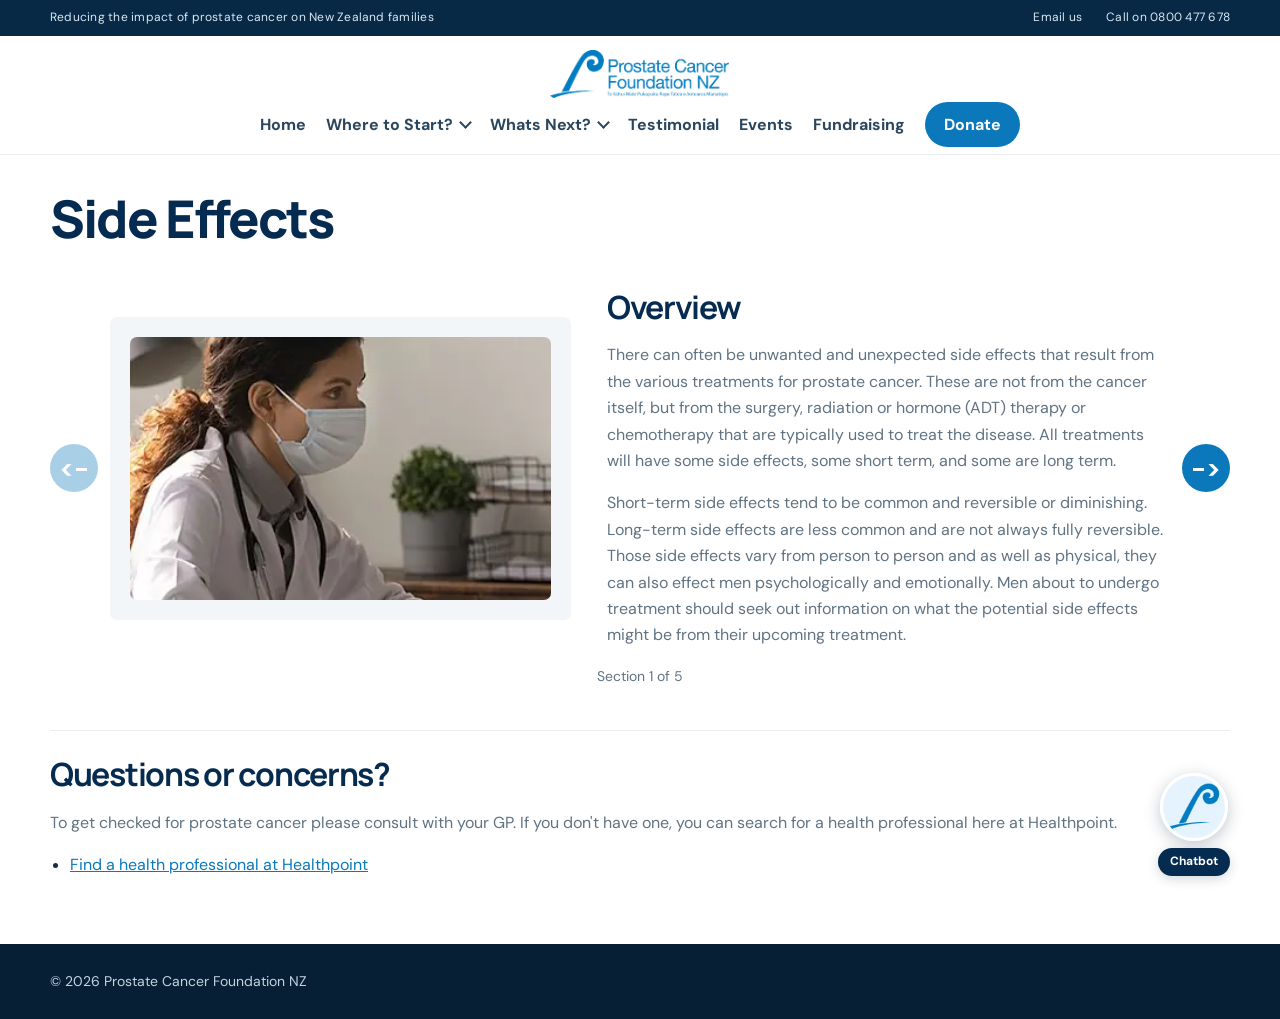
<file: pages/prostateinfo4.html>
<!DOCTYPE html>
<html lang="en-NZ">
<head>
    <meta charset="UTF-8">
    <meta name="viewport" content="width=device-width, initial-scale=1.0">
    <link rel="stylesheet" href="../styles/stylesheet.css">
    <link rel="preconnect" href="https://fonts.googleapis.com">
    <link rel="preconnect" href="https://fonts.gstatic.com" crossorigin>
    <link href="https://fonts.googleapis.com/css2?family=DM+Sans:wght@400;500;600;700&family=Manrope:wght@400;500;600;700;800&display=swap" rel="stylesheet">
    <script src="../scripts/header.js" data-site-root="../" defer></script>
    <script src="../scripts/footer.js" defer></script>
    <script src="../scripts/section1.js" defer></script>
    <script src="../scripts/prostate-quiz.js" defer></script>
    <title>Side Effects | PCFNZ</title>
    <link rel="icon" type="image/x-icon" href="../images/favicon.ico">
</head>
<body>
    <div id="site-header"></div>

    <main class="article-page">
        <div class="article-heading">
            <h1>Side Effects</h1>
        </div>

        <div class="article-carousel">
            <button class="article-carousel-arrow" type="button" data-carousel-previous disabled>
                <span><-</span>
            </button>
            <div class="article-carousel-viewport" id="article-carousel" tabindex="0">
                <div class="article-carousel-track">                  
                    <section class="article-section">
                        <figure class="article-image">
                            <div class="article-image-placeholder" role="img">
                                <img src="../images/Doc.webp" alt="Prostate Diagram">
                            </div>
                        </figure>
                        <div class="article-copy">
                            <h2 id="prostate-heading">Overview</h2>
                            <p>There can often be unwanted and unexpected side effects that result from the various treatments for prostate cancer. These are not from the cancer itself, but from the surgery, radiation or hormone (ADT) therapy or chemotherapy that are typically used to treat the disease. All treatments will have some side effects, some short term, and some are long term.</p>  
                            <p>Short-term side effects tend to be common and reversible or diminishing. Long-term side effects are less common and are not always fully reversible. Those side effects vary from person to person and as well as physical, they can also effect men psychologically and emotionally. Men about to undergo treatment should seek out information on what the potential side effects might be from their upcoming treatment.</p>
                        </div>
                    </section>

                    <section class="article-section">
                        <div class="article-copy">
                            <h2 id="prostate-heading">Urinary Problems</h2>
                            <p>Surgery can affect the ability to control the bladder. It can lead to incontinence (inability to control urination) or leaking urine when coughing or with a sudden movement. Radiation treatment can lead to other problems with urination.</p>
                            <p>Sometimes men who have had surgery or radiation therapy can experience a slowing of their urine stream and a feeling they are not able to completely empty their bladder. In rare cases, men who have had radiation therapy may also experience blood in the urine. Sometimes it can be due to the prostate cancer treatment, but it can also be a sign of other health issues that should be investigated.</p>
                        </div>
                        <div class="article-copy">
                            <p>Pelvic floor exercises before and after treatment can reduce the risk of incontinence. A specialist continence nurse or pelvic floor physiotherapist can help men manage incontinence. If severe incontinence continues long term other surgical treatments such as a “sling” or artificial urinary sphincter can be inserted to assist with bladder control. In some cases the cost of this can be covered by ACC.</p>
                            <p>It is important to report any changes or concerns about your urinary symptoms to your healthcare team. You may also find it helpful to visit Continence NZ and/or watch the following video <a href="https://www.youtube.com/watch?v=3wmFqEdu9OQ">The Prostate and Incontinence.</a></p>
                        </div>
                    </section>

                    <section class="article-section">
                        <figure class="article-image">
                            <div class="article-image-placeholder" role="img">
                                <img src="../images/patient.webp" alt="Prostate Diagram">
                            </div>
                        </figure>
                        <div class="article-copy">
                            <h2 id="prostate-heading">Bowel Problems</h2>
                            <p>Bowel problems may result from radiation therapy treatment both during the treatment and also longer term following treatment. Often this occurs as a change in normal bowel function including diarrhoea, bloating and more flatulence (gas). It may also result in bowel incontinence and a lack of control over bowel function. Occasionally there may be bleeding from the rectum.</p>
                            <p>Any changes or concerns should be discussed with the treating clinicians as, while they are typical side effects from prostate cancer treatment, they can also be associated with other conditions that should be checked out, usually with a colonoscopy. Sometimes simply making lifestyle and dietary changes may provide relief to these side effects.</p>
                        </div>
                    </section>

                    <section class="article-section">
                        <div class="article-copy">
                            <h2 id="prostate-heading">Sexual and Fertility Problems</h2>
                            <h3>Erectile Dysfunction</h3>
                            <p>Erection problems are a very common side effect from prostate cancer treatments. This is mainly due to damage to the nerves surrounding the prostate during the treatment. It can also be caused by loss of libido (sex drive) due to anxiety around the treatments men are going through. Following surgery, there is usually a period of time before erections will recover – this may be a few weeks for some men while for others it is a long term problem. Following radiation therapy, erection problems typically become apparent after some time has lapsed following the treatment.</p>
                        </div>
                        <div class="article-copy">
                           <p>Hormone treatment also effects erectile function and loss of libido due to the reduction in testosterone.There are many medical treatment options to improve erections, including oral medication, injections into the penis, a vacuum device to draw blood into the penis, or a permanent penile implant that uses an implanted device pump to create an erection on demand. One of the leading providers of implant solutions for erectile dysfunction, Boston Scientific, has created an online resource ‘Hard Facts’ which includes general information on this condition, medication approaches and surgical solutions. Hard Facts can be accessed <a href="https://www.hardfacts.co.nz/home.html">here.</a></p>
                        </div>
                    </section>

                    <section class="article-section">
                        <figure class="article-image">
                            <div class="article-image-placeholder" role="img">
                                <img src="../images/beach.webp" alt="Prostate Diagram">
                            </div>
                        </figure>
                        <div class="article-copy">
                            <h3>Ejaculation Changes</h3>
                            <p>Prostate cancer surgery removes the seminal vesicles along with the prostate. This means that men will not produce or ejaculate semen at orgasm but will still feel the sensations of orgasm. Radiation therapy can also affect ejaculation. Some men don’t ejaculate at all after radiation therapy, while some experience minimal or no change. Surgery can cause some men to leak urine during sex, called climacturia. Try to empty your bladder first or use a condom if this is a worry for you or your partner.</p>
                            <h3>Fertility</h3>
                            <p>There is a risk to fertility in most prostate cancer treatments so men with concerns should discuss this with their clinicians. There are options available, such as sperm banking available prior to treatment.</p>
                        </div>
                    </section>

                    
                </div>
            </div>
            <button class="article-carousel-arrow" type="button" data-carousel-next>
                <span>-></span>
            </button>
            <p class="article-carousel-status">Section 1 of 2</p>
        </div>

        <aside class="article-sources">
            <h2>Questions or concerns?</h2>
            <p>To get checked for prostate cancer please consult with your GP. If you don't have one, you can search for a health professional here at Healthpoint.</p>
            <ul>
                <li><a href="https://www.healthpoint.co.nz/">Find a health professional at Healthpoint</a></li>
            </ul>
        </aside>
    </main>

    <div id="site-footer"></div>

    
</body>
</html>
</file>
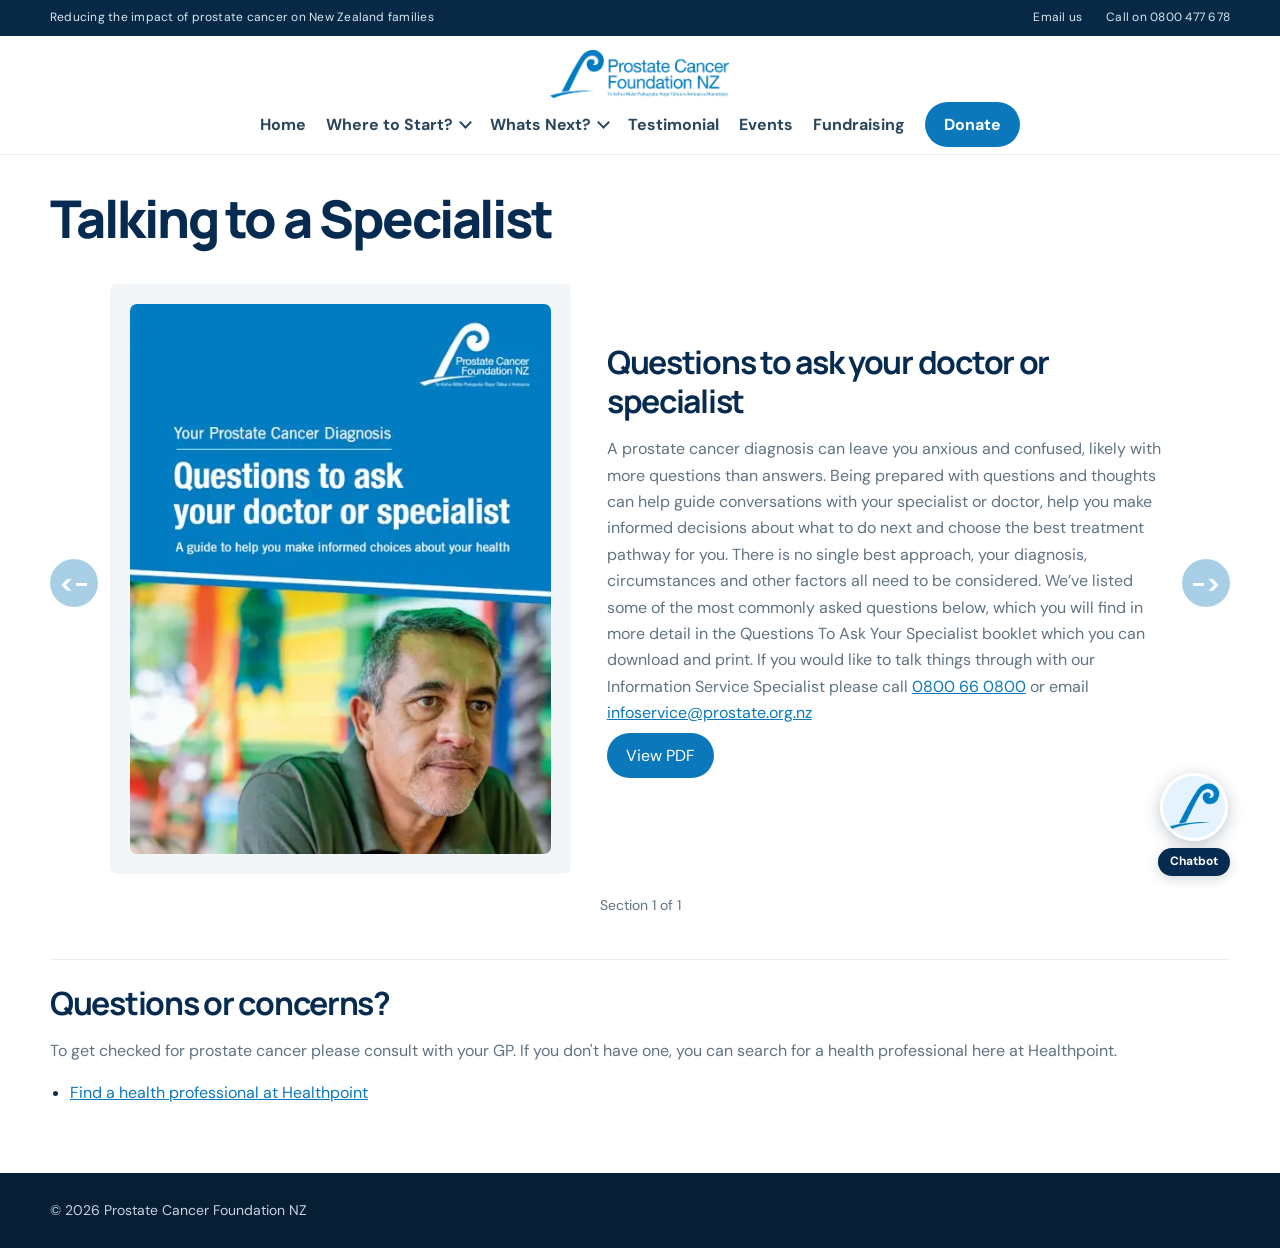
<file: pages/prostateinfo5.html>
<!DOCTYPE html>
<html lang="en-NZ">
<head>
    <meta charset="UTF-8">
    <meta name="viewport" content="width=device-width, initial-scale=1.0">
    <link rel="stylesheet" href="../styles/stylesheet.css">
    <link rel="preconnect" href="https://fonts.googleapis.com">
    <link rel="preconnect" href="https://fonts.gstatic.com" crossorigin>
    <link href="https://fonts.googleapis.com/css2?family=DM+Sans:wght@400;500;600;700&family=Manrope:wght@400;500;600;700;800&display=swap" rel="stylesheet">
    <script src="../scripts/header.js" data-site-root="../" defer></script>
    <script src="../scripts/footer.js" defer></script>
    <script src="../scripts/section1.js" defer></script>
    <script src="../scripts/prostate-quiz.js" defer></script>
    <title>Talking to a Specialist | PCFNZ</title>
    <link rel="icon" type="image/x-icon" href="../images/favicon.ico">
</head>
<body>
    <div id="site-header"></div>

    <main class="article-page">
        <div class="article-heading">
            <h1>Talking to a Specialist</h1>
        </div>

        <div class="article-carousel">
            <button class="article-carousel-arrow" type="button" data-carousel-previous disabled>
                <span><-</span>
            </button>
            <div class="article-carousel-viewport" id="article-carousel" tabindex="0">
                <div class="article-carousel-track">                  
                    <section class="article-section">
                        <figure class="article-image">
                            <div class="article-image-placeholder" role="img">
                                <img src="../images/questions-to-ask-specialist-side-image-240x311.webp" alt="Prostate Diagram" height="550">
                            </div>
                            <figcaption>
                            </figcaption>
                        </figure>
                        <div class="article-copy">
                            <h2 id="prostate-heading">Questions to ask your doctor or specialist</h2>
                            <p>A prostate cancer diagnosis can leave you anxious and confused, likely with more questions than answers. Being prepared with questions and thoughts can help guide conversations with your specialist or doctor, help you make informed decisions about what to do next and choose the best treatment pathway for you. There is no single best approach, your diagnosis, circumstances and other factors all need to be considered. We’ve listed some of the most commonly asked questions below, which you will find in more detail in the Questions To Ask Your Specialist booklet which you can download and print. If you would like to talk things through with our Information Service Specialist please call <a href="tel:0800660800">0800 66 0800</a> or email <a href="mailto:info@prostate.org.nz">infoservice@prostate.org.nz</a></p>
                            <li><a class="nav-donate" href="https://prostate.org.nz/storage/uploads/a329c059-5cc2-4393-8063-c697e0543e2c/What-to-ask-your-specialist_FINAL_single-page-spread-WEB.pdf">View PDF</a></li>
                            <br><br>
                        </div>
                    </section>
                </div>
            </div>
            <button class="article-carousel-arrow" type="button" data-carousel-next>
                <span>-></span>
            </button>
            <p class="article-carousel-status">Section 1 of 2</p>
        </div>

        <aside class="article-sources">
            <h2>Questions or concerns?</h2>
            <p>To get checked for prostate cancer please consult with your GP. If you don't have one, you can search for a health professional here at Healthpoint.</p>
            <ul>
                <li><a href="https://www.healthpoint.co.nz/">Find a health professional at Healthpoint</a></li>
            </ul>
        </aside>
    </main>

    <div id="site-footer"></div>


</body>
</html>
</file>
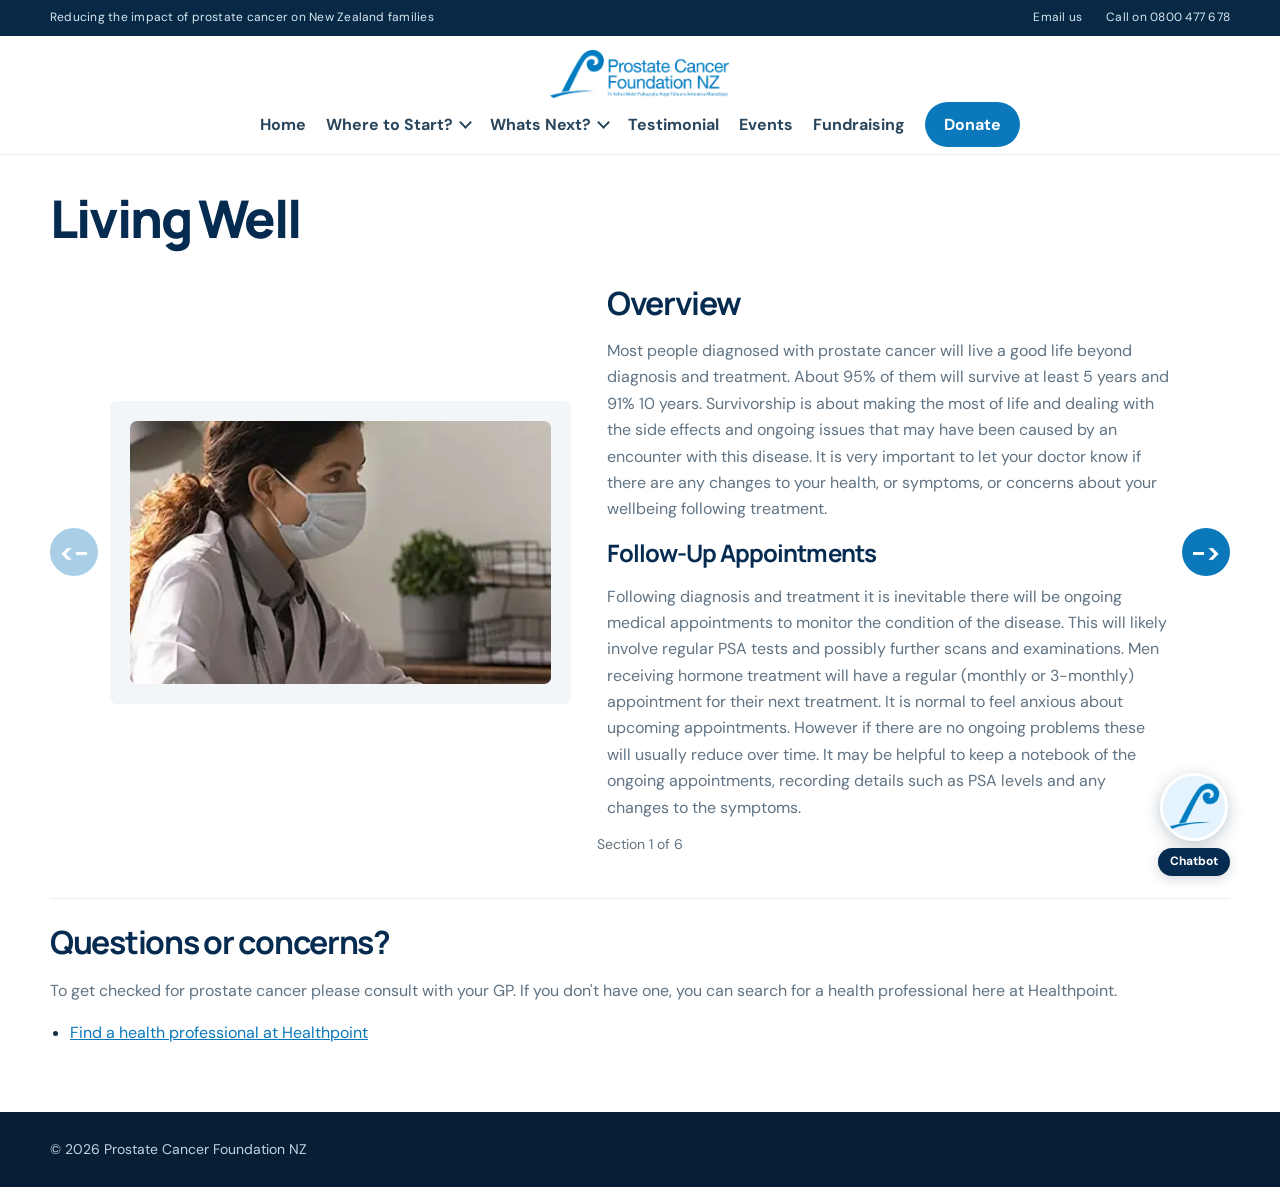
<file: pages/prostateinfo6.html>
<!DOCTYPE html>
<html lang="en-NZ">
<head>
    <meta charset="UTF-8">
    <meta name="viewport" content="width=device-width, initial-scale=1.0">
    <link rel="stylesheet" href="../styles/stylesheet.css">
    <link rel="preconnect" href="https://fonts.googleapis.com">
    <link rel="preconnect" href="https://fonts.gstatic.com" crossorigin>
    <link href="https://fonts.googleapis.com/css2?family=DM+Sans:wght@400;500;600;700&family=Manrope:wght@400;500;600;700;800&display=swap" rel="stylesheet">
    <script src="../scripts/header.js" data-site-root="../" defer></script>
    <script src="../scripts/footer.js" defer></script>
    <script src="../scripts/section1.js" defer></script>
    <script src="../scripts/prostate-quiz.js" defer></script>
    <title>Living Well | PCFNZ</title>
    <link rel="icon" type="image/x-icon" href="../images/favicon.ico">
</head>
<body>
    <div id="site-header"></div>

    <main class="article-page">
        <div class="article-heading">
            <h1>Living Well</h1>
        </div>

        <div class="article-carousel">
            <button class="article-carousel-arrow" type="button" data-carousel-previous disabled>
                <span><-</span>
            </button>
            <div class="article-carousel-viewport" id="article-carousel" tabindex="0">
                <div class="article-carousel-track">                  
                    <section class="article-section">
                        <figure class="article-image">
                            <div class="article-image-placeholder" role="img">
                                <img src="../images/Doc.webp" alt="Prostate Diagram">
                            </div>
                        </figure>
                        <div class="article-copy">
                            <h2 id="prostate-heading">Overview</h2>
                            <p>Most people diagnosed with prostate cancer will live a good life beyond diagnosis and treatment. About 95% of them will survive at least 5 years and 91% 10 years. Survivorship is about making the most of life and dealing with the side effects and ongoing issues that may have been caused by an encounter with this disease. It is very important to let your doctor know if there are any changes to your health, or symptoms, or concerns about your wellbeing following treatment.</p>
                            <h3>Follow-Up Appointments</h3>
                            <p>Following diagnosis and treatment it is inevitable there will be ongoing medical appointments to monitor the condition of the disease. This will likely involve regular PSA tests and possibly further scans and examinations. Men receiving hormone treatment will have a regular (monthly or 3-monthly) appointment for their next treatment. It is normal to feel anxious about upcoming appointments. However if there are no ongoing problems these will usually reduce over time. It may be helpful to keep a notebook of the ongoing appointments, recording details such as PSA levels and any changes to the symptoms.</p>                          
                        </div>
                    </section>

                    <section class="article-section">
                        <figure class="article-image">
                            <div class="article-image-placeholder" role="img">
                                <img src="../images/patient.webp" alt="Prostate Diagram">
                            </div>
                        </figure>
                        <div class="article-copy">
                            <h2 id="prostate-heading">Incontinence</h2>
                            <p>Incontinence refers to the accidental leaking of urine, which often happens during physical activity. The volume of urine leaking can vary from a small to a large amount. Understandably, most men find it highly embarrassing and difficult to talk about, even with their partners.</p>
                            <p>Bladder weakness, or urinary incontinence, is experienced by many men following surgery for prostate cancer. This is a common problem, however many men find this the biggest challenge they have to cope with during the recovery process.</p>
                            <p>Many think that they must manage their incontinence by themselves and feel frustrated and alone in trying to deal with the problem. Men are also often anxious about others knowing about their condition and may avoid social activities in case they risk being 'found out'.</p>
                            <p>It is important to report any changes or concerns about your urinary symptoms to your healthcare team.</p>
                        </div>
                    </section>

                    <section class="article-section">
                        <div class="article-copy">
                            <h2 id="prostate-heading">Emotional Distress</h2>
                            <p>Being diagnosed with prostate cancer is a major stress for men and those close to them and inevitably leads to a range of emotions such as anxiety, anger, fear and frustration. A sudden diagnosis can threaten a man’s emotional equilibrium and cause a re-think of plans for the future. This can also result in physical symptoms such as trouble sleeping, nausea and feeling irritable.</p>
                            <p>It is important to recognise these as a normal reaction that many men have experienced going through a similar journey. Each person has their own way of dealing with these issues but it is important to share those struggles with family and close and trusted friends. Discuss this also with those in the healthcare team so they can provide help, and if necessary make referrals for professional help.</p>
                        </div>
                        <div class="article-copy">
                            <p>Living with prostate cancer doesn’t stop when the treatment is finished. Being a cancer survivor comes with its own challenges. Men might feel sad, worried that the cancer will come back, or pressured to return to their normal life. These emotions are normal. It will take time to adjust to the “new normal” of living beyond a cancer diagnosis.</p>
                            <p><a href="https://prostate.org.nz/support-groups/">Support groups</a> organised by the Prostate Cancer Foundation can provide a good opportunity for men, and their partners, to meet others and share their concerns in a supporting environment.</p>
                        </div>
                    </section>

                    <section class="article-section">
                        <div class="article-copy">
                            <h2 id="prostate-heading">Diet and Nutrition</h2>
                            <p>Publications and the web are overflowing with stories about how this food, or that, can prevent or cure. There is growing evidence that eating a healthy, balanced diet can help in the recovery and enhance the effectiveness of the treatments for prostate cancer. A healthy, balanced diet will keep men strong and along with good physical activity can achieve and maintain a healthy weight.</p>
                        </div>
                        <div class="article-copy">
                            <h3>General dietary guidelines</h3>
                            <li>Eat plenty of vegetables incl. cruciferous, legumes, beans and fruit</li>
                            <li>Eat wholegrain foods such as bread, pasta, rice and noodles</li>
                            <li>Eat lean meat, fish and poultry as well as other protein sources such as tofu, milk, yoghurt and cheese</li>
                            <li>Avoid diets high in animal fats</li>
                            <li>Drink plenty of water</li>
                            <li>Limit saturated fat such as biscuits, cakes, pies and processed meats</li>
                            <li>Limit added salt</li>
                            <li>Limit added sugars such as confectionery and sugar-sweetened soft drinks</li>
                            <li>Limit alcohol</li>
                            <li>Cease smoking</li>
                        </div>
                    </section>

                    <section class="article-section">
                        <figure class="article-image">
                            <div class="article-image-placeholder" role="img">
                                <img src="../images/beach.webp" alt="Prostate Diagram">
                            </div>
                        </figure>
                        <div class="article-copy">
                            <h2 id="prostate-heading">Fatigue</h2>
                            <p>Fatigue (feeling very tired) can be caused by hormone therapy or chemotherapy drugs. Bladder problems after surgery or radiation therapy may mean men keep getting up to go to the toilet at night, which can lead to ongoing tiredness.</p>
                            <p>Having a fatigue management plan can help men cope. This might include getting more rest during the day, adjusting activities so important things are done when energy levels are higher, doing some exercise, and accepting help from others.</p>
                        
                        </div>
                    </section>

                    <section class="article-section">
                        <div class="article-copy">
                            <h2 id="prostate-heading">Physical Activity and Exercise</h2>
                            <p>Physical activity and exercise are very important as part of the recovery and ongoing wellbeing of men with prostate cancer. It is important to exercise most, or if possible, every day. Exercise can enhance survivorship and improve quality of life and help with anxiety and depression.</p>
                            <p>The most effective forms of exercise are fast walking, swimming, jogging and cycling as they workout the cardiorespiratory system. Resistance exercise such as lifting weights, climbing stairs and high intensity resistance workouts are also very valuable for building and maintaining muscle conditioning.</p>
                        </div>
                        <div class="article-copy">
                            <p>There is evidence that targeted exercise may slow the progression of the disease and reduce the side effects of treatment such as hormone therapy.</p>
                            <p>The Foundation offers two free exercise programmes designed specifically for men living with prostate cancer, at any stage of diagnosis or treatment - Prost-FIT which runs at locations around the country, and PC-PEP (Prostate Cancer Patient Empowerment Program) which is a six-month home-based min-body program.</p>
                        </div>
                    </section>
                </div>
            </div>
            <button class="article-carousel-arrow" type="button" data-carousel-next>
                <span>-></span>
            </button>
            <p class="article-carousel-status">Section 1 of 2</p>
        </div>

        <aside class="article-sources">
            <h2>Questions or concerns?</h2>
            <p>To get checked for prostate cancer please consult with your GP. If you don't have one, you can search for a health professional here at Healthpoint.</p>
            <ul>
                <li><a href="https://www.healthpoint.co.nz/">Find a health professional at Healthpoint</a></li>
            </ul>
        </aside>
    </main>

    <div id="site-footer"></div>


</body>
</html>
</file>
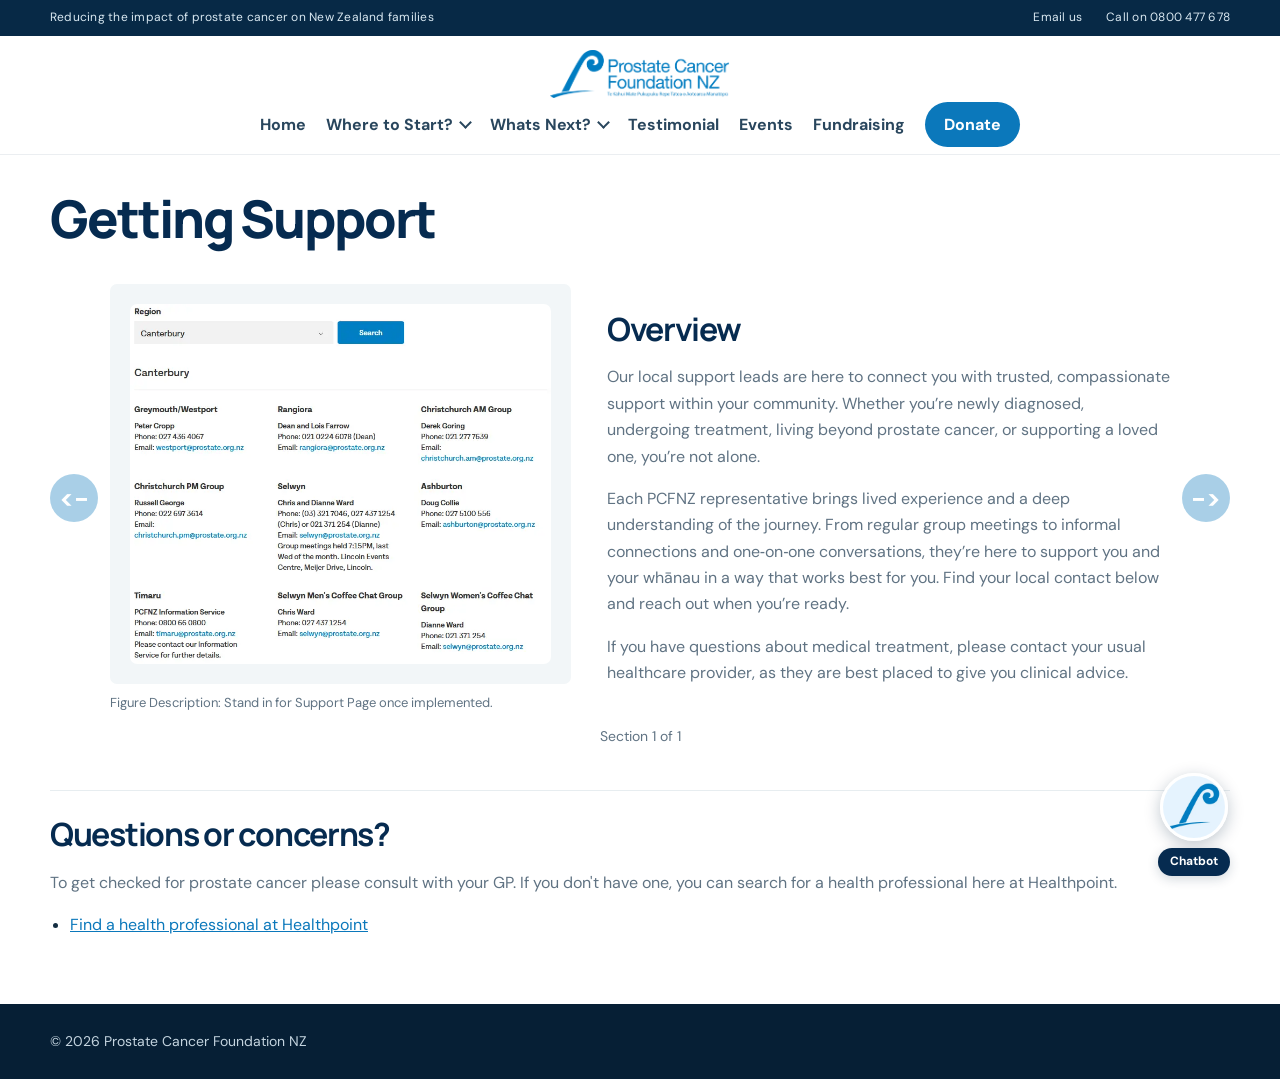
<file: pages/prostateinfo7.html>
<!DOCTYPE html>
<html lang="en-NZ">
<head>
    <meta charset="UTF-8">
    <meta name="viewport" content="width=device-width, initial-scale=1.0">
    <link rel="stylesheet" href="../styles/stylesheet.css">
    <link rel="preconnect" href="https://fonts.googleapis.com">
    <link rel="preconnect" href="https://fonts.gstatic.com" crossorigin>
    <link href="https://fonts.googleapis.com/css2?family=DM+Sans:wght@400;500;600;700&family=Manrope:wght@400;500;600;700;800&display=swap" rel="stylesheet">
    <script src="../scripts/header.js" data-site-root="../" defer></script>
    <script src="../scripts/footer.js" defer></script>
    <script src="../scripts/section1.js" defer></script>
    <script src="../scripts/prostate-quiz.js" defer></script>
    <title>Getting Support | PCFNZ</title>
    <link rel="icon" type="image/x-icon" href="../images/favicon.ico">
</head>
<body>
    <div id="site-header"></div>

    <main class="article-page">
        <div class="article-heading">
            <h1>Getting Support</h1>
        </div>

        <div class="article-carousel">
            <button class="article-carousel-arrow" type="button" data-carousel-previous disabled>
                <span><-</span>
            </button>
            <div class="article-carousel-viewport" id="article-carousel" tabindex="0">
                <div class="article-carousel-track">                  
                    <section class="article-section">
                        <figure class="article-image">
                            <div class="article-image-placeholder" role="img">
                                <img src="../images/support-temp.webp" alt="Prostate Diagram" height="360">
                            </div>
                            <figcaption>Figure Description: Stand in for Support Page once implemented.</figcaption>
                        </figure>
                        <div class="article-copy">
                            <h2 id="prostate-heading">Overview</h2>
                            <p>Our local support leads are here to connect you with trusted, compassionate support within your community. Whether you’re newly diagnosed, undergoing treatment, living beyond prostate cancer, or supporting a loved one, you’re not alone.</p>
                            <p>Each PCFNZ representative brings lived experience and a deep understanding of the journey. From regular group meetings to informal connections and one‑on‑one conversations, they’re here to support you and your whānau in a way that works best for you. Find your local contact below and reach out when you’re ready.</p>
                            <p>If you have questions about medical treatment, please contact your usual healthcare provider, as they are best placed to give you clinical advice.</p>
                        </div>
                    </section>

                </div>
            </div>
            <button class="article-carousel-arrow" type="button" data-carousel-next>
                <span>-></span>
            </button>
            <p class="article-carousel-status">Section 1 of 2</p>
        </div>

        <aside class="article-sources">
            <h2>Questions or concerns?</h2>
            <p>To get checked for prostate cancer please consult with your GP. If you don't have one, you can search for a health professional here at Healthpoint.</p>
            <ul>
                <li><a href="https://www.healthpoint.co.nz/">Find a health professional at Healthpoint</a></li>
            </ul>
        </aside>
    </main>

    <div id="site-footer"></div>

</body>
</html>
</file>
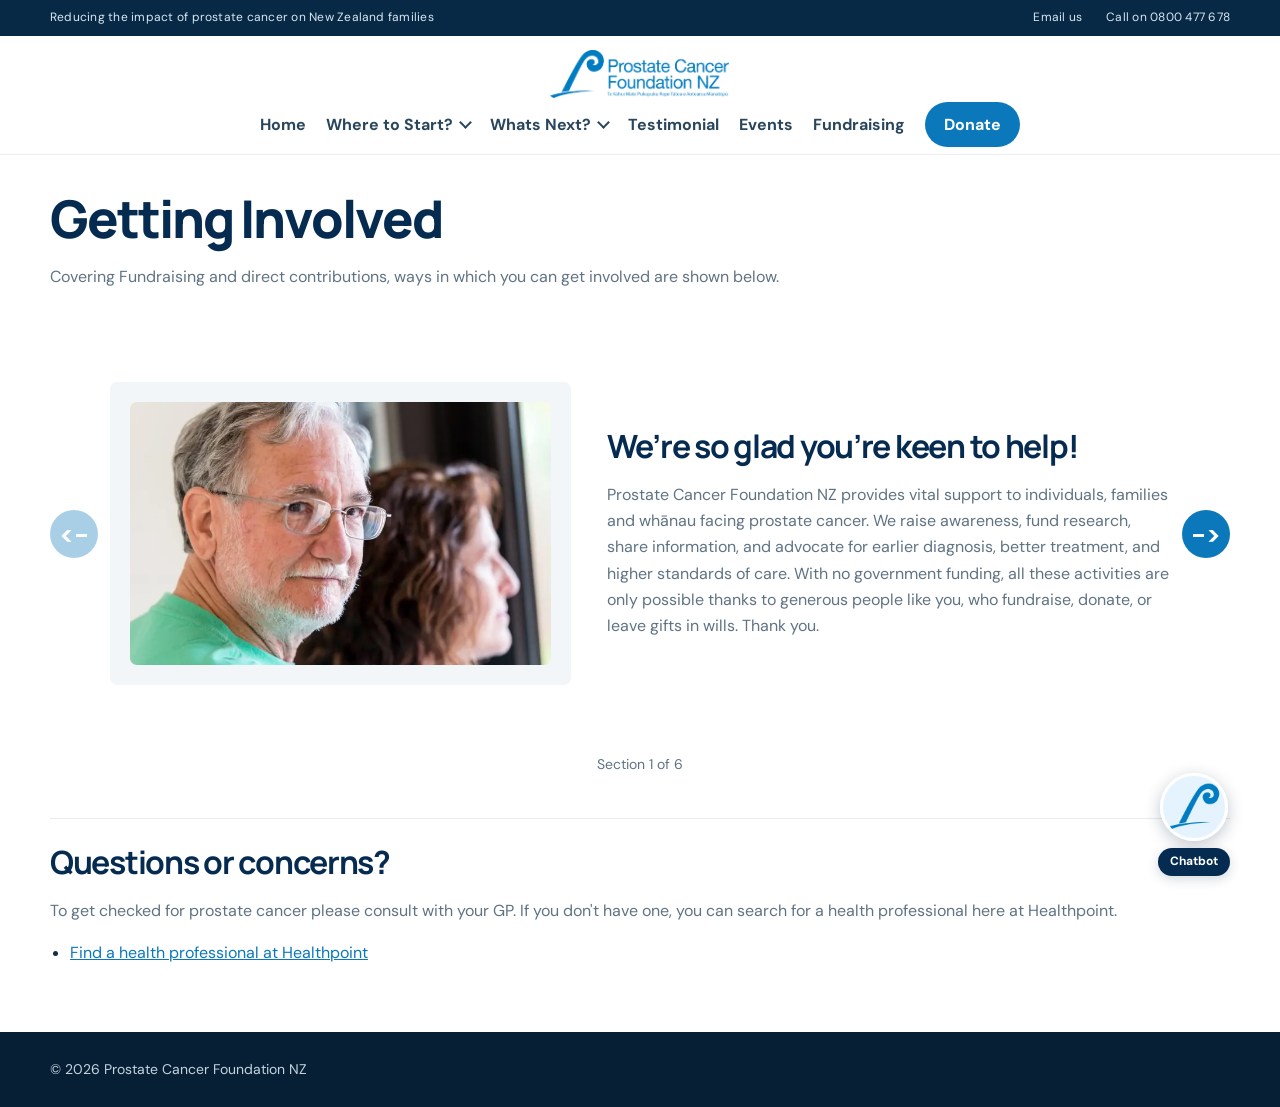
<file: pages/prostateinfo8.html>
<!DOCTYPE html>
<html lang="en-NZ">
<head>
    <meta charset="UTF-8">
    <meta name="viewport" content="width=device-width, initial-scale=1.0">
    <link rel="stylesheet" href="../styles/stylesheet.css">
    <link rel="preconnect" href="https://fonts.googleapis.com">
    <link rel="preconnect" href="https://fonts.gstatic.com" crossorigin>
    <link href="https://fonts.googleapis.com/css2?family=DM+Sans:wght@400;500;600;700&family=Manrope:wght@400;500;600;700;800&display=swap" rel="stylesheet">
    <script src="../scripts/header.js" data-site-root="../" defer></script>
    <script src="../scripts/footer.js" defer></script>
    <script src="../scripts/section1.js" defer></script>
    <script src="../scripts/prostate-quiz.js" defer></script>
    <title>Getting Support | PCFNZ</title>
    <link rel="icon" type="image/x-icon" href="../images/favicon.ico">
</head>
<body>
    <div id="site-header"></div>

    <main class="article-page">
        <div class="article-heading">
            <h1>Getting Involved</h1>
            <p>Covering Fundraising and direct contributions, ways in which you can get involved are shown below.</p>
        </div>

        <div class="article-carousel">
            <button class="article-carousel-arrow" type="button" data-carousel-previous disabled>
                <span><-</span>
            </button>
            <div class="article-carousel-viewport" id="article-carousel" tabindex="0">
                <div class="article-carousel-track">                  
                    <section class="article-section">
                        <figure class="article-image">
                            <div class="article-image-placeholder" role="img">
                                <img src="../images/event_img_3.webp" alt="Blue September">
                            </div>
                        </figure>
                        <div class="article-copy">
                            <h2 id="prostate-heading">We’re so glad you’re keen to help!</h2>
                            <p>Prostate Cancer Foundation NZ provides vital support to individuals, families and whānau facing prostate cancer. We raise awareness, fund research, share information, and advocate for earlier diagnosis, better treatment, and higher standards of care. With no government funding, all these activities are only possible thanks to generous people like you, who fundraise, donate, or leave gifts in wills. Thank you.</p>
                        </div>
                    </section>

                    <section class="article-section">
                        <figure class="article-image">
                            <div class="article-image-placeholder" role="img">
                                <img src="../images/donate.webp" alt="Donate Picture">
                            </div>
                        </figure>
                        <div class="article-copy">
                            <h3 id="prostate-heading">Donate</h3>
                            <p><a href="https://prostate.org.nz/donations">Make a one-off contribution</a></p>
                            <h2>Regular Giving </h2>
                            <p>Becoming a regular giver with the Prostate Cancer Foundation NZ allows you to have a significant long term impact on the lives of men living with prostate cancer and that of future generations. Your regular support will help ensure continuity of essential services both now and in to the future. You have the power to choose how much or little, and how often you want to give. Donations over $5 are eligible for a New Zealand charitable giving tax credit.</p>
                            </div>
                    </section>

                    <section class="article-section">
                        <figure class="article-image">
                            <div class="article-image-placeholder" role="img">
                                <img src="../images/offline-donation.webp" alt="Piggy Bank">
                            </div>
                            <figcaption><em>Find us under Registered Payee in your banking app, search for Prostate Cancer Foundation NZ</em></figcaption>
                        </figure>
                        <div class="article-copy">
                            <h3 id="prostate-heading">Offline Donation</h3>
                            <p>We realise that making an online contribution is not always possible. Here’s how you can make an offline donation.</p>
                            <p>The Prostate Cancer Foundation is a registered charity (no CC30635). Receipts will be issued for all donations, those over $5.00 are tax deductible. Here are the details you need to make a direct deposit:</p>
                            <ul>
                            <li><p>Account Name: <strong>Prostate Cancer Foundation of New Zealand</strong></p></li>
                            <li><p>Bank: <strong>ASB Bank</strong></p></li>
                            <li><p>Account Number: <strong>12 3031 0184117 00</strong></p></li>
                            </ul>
                            <p>To receive a receipt please include your name as a reference and email your details to <a href="mailto:accounts@prostate.org.nz">accounts@prostate.org.nz</a> likewise please email or call us if you have any questions.</p>
                        </div>
                    </section>
                    
                    <section class="article-section">
                        <figure class="article-image">
                            <div class="article-image-placeholder" role="img">
                                <img src="../images/fund1.webp" alt="Blue September">
                            </div>
                        </figure>
                        <div class="article-copy">
                            <h3 id="prostate-heading">Blue September - tackle prostate cancer together</h3>
                            <p>Getting involved is easy. Take on a fitness challenge like push-ups, cycle for the cause, or host a get-together. Or come up with something uniquely you — the sky’s the limit! Hop on over to <a href="https://www.blueseptember.org.nz/?utm_source=pcfnzwebsite+&utm_medium=fundraisepage&utm_campaign=blueseptember&utm_id=Blue+September&utm_content=hyperlink">blueseptember.org.nz</a> for a little inspo - there's no time like the present to register - for your dad, brother, partner, mates, and the wider whānau.</p>
                        </div>
                    </section>

                    <section class="article-section">
                        <figure class="article-image">
                            <div class="article-image-placeholder" role="img">
                                <img src="../images/fund2.webp" alt="Blue September">
                            </div>
                        </figure>
                        <div class="article-copy">
                            <h3 id="prostate-heading">Buy Blue Ribbon Merchandise </h3>
                            <p>Whether you're wearing it, gifting it or taking it to your next fundraiser, every purchase is a simple way to show your support, spark a conversation, and help raise prostate cancer awareness. From T-shirts to golf balls, and bike balls, and everything in between, you'll find it all here in our <a href="https://fundraise.prostate.org.nz/shop">official blue ribbon merchandise store.</a></p>
                        </div>
                    </section>

                    <section class="article-section">
                        <figure class="article-image">
                            <div class="article-image-placeholder" role="img">
                                <img src="../images/fund3.webp" alt="Dry July">
                            </div>
                        </figure>
                        <div class="article-copy">
                            <h3 id="prostate-heading">Dry July</h3>
                            <p>PCFNZ is proud to be a beneficiary of Dry July, through which we're able to reach more men living with prostate cancer with programmes like Prost-FIT, helping them improve their quality of life and feel supported throughout their journey. Going dry isn't just about giving something up. It's about showing up for the men in our lives. <a href="https://www.dryjuly.co.nz/pcfnz">Sign up today.</a></p>
                        </div>
                    </section>

                </div>
            </div>
            <button class="article-carousel-arrow" type="button" data-carousel-next>
                <span>-></span>
            </button>
            <p class="article-carousel-status">Section 1 of 2</p>
        </div>

        <aside class="article-sources">
            <h2>Questions or concerns?</h2>
            <p>To get checked for prostate cancer please consult with your GP. If you don't have one, you can search for a health professional here at Healthpoint.</p>
            <ul>
                <li><a href="https://www.healthpoint.co.nz/">Find a health professional at Healthpoint</a></li>
            </ul>
        </aside>
    </main>

    <div id="site-footer"></div>

</body>
</html>
</file>
<file: styles/stylesheet.css>
:root {
    --navy: #062b50;
    --navy-deep: #072946;
    --blue: #0b78bb;
    --ink: #142e42;
    --muted: #607383;
    --shadow: 0 18px 55px rgba(6, 37, 65, .12);
}

* {
    box-sizing: border-box;
}

html {
    scroll-behavior: smooth;
    scroll-padding-top: 90px;
}

body {
    margin: 0;
    color: var(--ink);
    background: #fff;
    font-family: "DM Sans", sans-serif;
    line-height: 1.65;
}

a {
    color: inherit;
    text-decoration: none;
}

img {
    display: block;
    max-width: 100%;
}

h1, h2, h3, h4 {
    margin-top: 0;
    font-family: "Manrope", sans-serif;
    letter-spacing: -.04em;
}

/* Header, Nav and Utility Bar */

header {
    position: sticky;
    top: 0;
    z-index: 20;
    background: rgba(255, 255, 255, .96);
    backdrop-filter: blur(12px);
    border-bottom: 1px solid rgba(8, 47, 85, .08);
}

.utility-bar {
    color: #d9e8f1;
    background: var(--navy-deep);
    font-size: 12px;
    letter-spacing: .02em;
}

.utility-bar > div,
.header-div,
.main-nav {
    width: min(1180px, calc(100% - 48px));
    margin-inline: auto;
}

.utility-bar > div {
    min-height: 36px;
    display: flex;
    align-items: center;
    justify-content: space-between;
    gap: 20px;
}

.utility-bar > div > div {
    display: flex;
    align-items: center;
    gap: 24px;
}

.utility-bar a,
footer a {
    transition: .2s;
}

.utility-bar a:hover,
footer a:hover {
    color: #fff;
    text-decoration: underline;
}

.header-div {
    width: 100%;
    min-height: 76px;
    display: flex;
    align-items: center;
    justify-content: center;
    gap: 30px;
}

.logo {
    display: flex;
    flex-shrink: 0;
    align-items: center;
}

.logo img {
    width: 180px;
    height: auto;
    object-fit: contain;
}

.main-nav {
    width: 100%;
    min-height: 0;
    display: flex;
    align-items: center;
    justify-content: center;
    color: #29465d;
    font-size: 16px;
    font-weight: 700;
    padding: 0 0 16px;
}

.desktop-nav,
.mobile-nav-menu > ul {
    display: flex;
    margin: 0;
    padding: 0;
    list-style: none;
}

.desktop-nav {
    flex-wrap: wrap;
    align-items: center;
    justify-content: center;
    gap: 20px;
}

.nav-dropdown {
    position: relative;
}

.nav-dropdown details > summary {
    cursor: pointer;
    list-style: none;
}

.nav-dropdown details > summary::-webkit-details-marker {
    display: none;
}

.nav-dropdown details > summary::after {
    display: inline-block;
    width: 7px;
    height: 7px;
    margin: 0 0 3px 8px;
    border-right: 2px solid currentColor;
    border-bottom: 2px solid currentColor;
    content: "";
    transform: rotate(45deg);
}

.nav-dropdown details[open] > summary::after {
    margin-bottom: -1px;
    transform: rotate(225deg);
}

.nav-dropdown-menu {
    position: absolute;
    z-index: 5;
    top: calc(100% + 10px);
    left: 0;
    display: flex;
    min-width: 180px;
    flex-direction: column;
    gap: 0;
    margin: 0;
    padding: 8px;
    border: 1px solid rgba(8, 47, 85, .08);
    border-radius: 7px;
    background: #fff;
    box-shadow: 0 8px 24px rgba(6, 37, 65, .14);
    list-style: none;
}

.nav-dropdown-menu a {
    display: block;
    padding: 10px 12px;
    white-space: nowrap;
}



.mobile-nav-menu {
    display: none;
    width: 100%;
}

.mobile-nav-menu > ul {
    align-items: center;
    justify-content: center;
    gap: 20px;
}

.main-nav a:not(.nav-donate) {
    transition: color .2s;
}

.main-nav a:not(.nav-donate):hover {
    color: var(--blue);
}

.nav-donate {
    padding: 12px 19px;
    border-radius: 30px;
    color: #fff;
    background: var(--blue);
    transition: .2s;
}

.nav-donate:hover {
    background: #05669f;
    transform: translateY(-2px);
}

/* Information cards */
main {
    min-height: 60vh;
}

.article-page {
    width: min(1180px, calc(100% - 48px));
    margin: 0 auto;
    padding-block: 35px 50px;
}

.article-heading {
    max-width: 820px;
    margin-bottom: 36px;
}

.article-heading h1 {
    margin-bottom: 12px;
    color: var(--navy);
    font-size: clamp(36px, 5vw, 52px);
    line-height: 1.1;
    font-weight: 800;
}

.article-heading p,
.article-copy p,
.article-sources p,
.article-copy li {
    color: var(--muted);
    list-style-type: none;
}

.article-copy a {
    color: var(--blue);
    text-decoration: underline;
}

.article-copy .nav-donate {
    color: white;
    text-decoration: none;
}

.article-carousel {
    display: grid;
    grid-template-columns: 48px minmax(0, 1fr) 48px;
    align-items: center;
    gap: 12px;
    margin-bottom: 42px;
}

.article-carousel-viewport {
    min-width: 0;
    overflow-x: auto;
    overscroll-behavior-x: contain;
    scrollbar-width: none;
    scroll-snap-type: x mandatory;
    scroll-behavior: smooth;
}

.article-carousel-viewport::-webkit-scrollbar {
    display: none;
}

.article-carousel-track {
    display: flex;
}

.article-section {
    flex: 0 0 100%;
    min-width: 0;
    display: grid;
    grid-template-columns: minmax(0, .9fr) minmax(0, 1.1fr);
    align-items: center;
    gap: 36px;
    margin: 0;
    scroll-snap-align: start;
    scroll-snap-stop: always;
}

.article-carousel-arrow {
    width: 48px;
    height: 48px;
    display: grid;
    place-items: center;
    border: 0;
    border-radius: 50%;
    color: #fff;
    background: var(--blue);
    cursor: pointer;
    font: 700 26px/1 "DM Sans", sans-serif;
    transition: background .2s, opacity .2s;
}

.article-carousel-arrow:hover:not(:disabled) {
    background: #05669f;
}

.article-carousel-arrow:disabled {
    opacity: .35;
    cursor: default;
}

.article-carousel-status {
    grid-column: 1 / -1;
    margin: 0;
    color: var(--muted);
    font-size: 14px;
    text-align: center;
}

.prostate-quiz {
    margin-bottom: 42px;
    padding: 24px;
    border-radius: 7px;
    background: #f4f7f9;
}

.prostate-quiz > h2 {
    margin-bottom: 8px;
    color: var(--navy);
    font-size: clamp(26px, 3vw, 34px);
}

.quiz-instructions,
.quiz-progress,
.quiz-feedback,
.quiz-results p {
    color: var(--muted);
}

.quiz-instructions {
    margin-bottom: 20px;
}

.quiz-progress {
    margin-bottom: 8px;
    font-size: 14px;
    font-weight: 700;
}

.quiz-question {
    margin-bottom: 16px;
    color: var(--ink);
    font-size: 20px;
}

.quiz-answers {
    display: grid;
    grid-template-columns: repeat(2, minmax(0, 1fr));
    gap: 10px;
}

.quiz-answer,
.quiz-action {
    min-height: 46px;
    padding: 10px 16px;
    border: 1px solid #d5e0e7;
    border-radius: 6px;
    background: #fff;
    color: var(--ink);
    font: inherit;
    text-align: left;
    cursor: pointer;
    transition: background .2s, border-color .2s;
}

.quiz-answer:hover:not(:disabled) {
    border-color: var(--blue);
}

.quiz-answer:disabled {
    cursor: default;
}

.quiz-answer.is-correct {
    border-color: #23834a;
    background: #dff3e6;
}

.quiz-answer.is-incorrect {
    border-color: #bd3535;
    background: #f8e1e1;
}

.quiz-feedback {
    min-height: 24px;
    margin: 12px 0;
}

.quiz-action {
    border-color: var(--blue);
    color: #fff;
    background: var(--blue);
    font-weight: 700;
    text-align: center;
}

.quiz-action:hover {
    border-color: var(--blue);
    background: var(--blue);
}

.quiz-results p {
    font-weight: 700;
}

.article-image {
    margin: 0;
}

.article-image img {
    width: 100%;
    aspect-ratio: 16 / 10;
    border-radius: 7px;
    object-fit: cover;
}

.article-image-placeholder {
    min-height: 250px;
    display: grid;
    place-items: center;
    padding: 20px;
    border-radius: 7px;
    color: var(--muted);
    background: #f2f6f8;
    text-align: center;
}

.article-image figcaption {
    margin-top: 8px;
    color: var(--muted);
    font-size: 13px;
}

.article-copy h2,
.article-sources h2 {
    margin-bottom: 12px;
    color: var(--navy);
    font-size: clamp(24px, 3vw, 32px);
    line-height: 1.2;
}

.article-copy h3,
.article-sources h3 {
    margin-bottom: 8px;
    color: var(--navy);
    font-size: clamp(18px, 2vw, 24px);
    line-height: 1.2;
}

.article-copy p:last-child,
.article-sources p {
    margin-bottom: 0;
}

.article-sources {
    padding-top: 24px;
    border-top: 1px solid #e7edf0;
}

.article-sources ul {
    display: grid;
    gap: 8px;
    padding-left: 20px;
}

.article-sources a {
    color: var(--blue);
    text-decoration: underline;
}

.section-cards,
.video-section,
.event-carts,
.fundraising,
.contact-section {
    width: 100%;
    margin-inline: auto;
    padding-inline: max(24px, calc((100% - 1180px) / 2));
    display: grid;
}

.section-cards {
    margin-top: 35px;
    margin-bottom: 45px;
    grid-template-columns: repeat(4, 1fr);
    gap: 17px;
}

.section-intro {
    grid-column: 1 / -1;
    margin: -2px 0 8px;
    color: var(--muted);
}

.video-section {
    margin-bottom: 50px;
}

.video-section video {
    width: 100%;
    aspect-ratio: 16 / 9;
    background: #061f35;
    border-radius: 7px;
}

.video-subtitle {
    grid-column: 1 / -1;
    margin: -2px 0 18px;
    color: var(--muted);
}

.section-card {
    position: relative;
    min-height: 190px;
    display: flex;
    align-items: end;
    padding: 25px;
    overflow: hidden;
    border-radius: 7px;
    color: #fff;
    background: var(--navy);
    box-shadow: 0 8px 25px rgba(6, 37, 65, .08);
    transition: .25s;
}

.section-card:nth-child(even) {
    background: #0b4772;
}

.section-card:hover {
    background: var(--blue);
    box-shadow: var(--shadow);
    transform: translateY(-6px);
}

.section-card-number {
    position: absolute;
    top: 12px;
    left: 22px;
    z-index: 0;
    color: inherit;
    opacity: .5;
    font: 800 72px/1 "Manrope", sans-serif;
}

.section-card > span:not(.section-card-number) {
    position: relative;
    z-index: 1;
    font: 700 19px/1.3 "Manrope", sans-serif;
}

/* Events */
.event-carts {
    margin-bottom: 50px;
    grid-template-columns: repeat(3, 1fr);
    gap: 22px;
}

.fundraising {
    margin-bottom: 50px;
}

.fundraising-content {
    display: grid;
    grid-column: 1 / -1;
    grid-template-columns: 1fr 1fr;
    align-items: center;
    gap: 36px;
}

.fundraising-content > img {
    width: 100%;
    height: 100%;
    min-height: 260px;
    max-height: 360px;
    border-radius: 7px;
    object-fit: cover;
}

.fundraising-copy p {
    margin: 0 0 24px;
    color: var(--muted);
}

.fundraising-links {
    display: flex;
    flex-wrap: wrap;
    gap: 12px;
}

.fundraising-button {
    display: inline-flex;
    align-items: center;
    justify-content: center;
    min-height: 46px;
    padding: 10px 20px;
    border: 2px solid var(--blue);
    border-radius: 30px;
    font-weight: 700;
    transition: .2s;
}

.fundraising-button-primary {
    color: #fff;
    background: var(--blue);
}

.fundraising-button-primary:hover {
    border-color: #05669f;
    background: #05669f;
    transform: translateY(-2px);
}

.fundraising-button-secondary {
    color: var(--blue);
}

.fundraising-button-secondary:hover {
    color: #fff;
    background: var(--blue);
}

.contact-section {
    margin-bottom: 16px;
    padding-block: 22px;
    grid-template-columns: 1fr 1fr;
    gap: 30px;
}

.contact-details,
.mailing-list {
    display: flex;
    flex-wrap: wrap;
    align-items: center;
    gap: 8px 20px;
}

.contact-section h2 {
    width: 100%;
    margin: 0;
    color: var(--navy);
    font: 700 18px/1.3 "Manrope", sans-serif;
}

.contact-section a {
    color: var(--blue);
    font-size: 14px;
    font-weight: 600;
}

.contact-section a:hover {
    text-decoration: underline;
}

.section-cards h2,
.video-section h2,
.event-carts h2,
.fundraising h2 {
    grid-column: 1 / -1;
    margin-bottom: 10px;
    color: var(--navy);
    font-size: clamp(32px, 4vw, 46px);
    line-height: 1.1;
    font-weight: 800;
}

.card {
    overflow: hidden;
    border: 1px solid #e7edf0;
    border-radius: 7px;
    background: #fff;
    box-shadow: 0 5px 20px rgba(6, 37, 65, .05);
    transition: .25s;
}

.card:hover {
    box-shadow: var(--shadow);
    transform: translateY(-5px);
}

.card img {
    width: 100%;
    height: 210px;
    object-fit: cover;
}

.card .container {
    padding: 22px;
}

.card h4 {
    margin-bottom: 12px;
    color: var(--navy);
    font-size: 20px;
    font-weight: 800;
}

.card p {
    margin: 0 0 7px;
    color: var(--muted);
    font-size: 12px;
}

.card p:last-child {
    margin-bottom: 0;
}

/* Footer */
footer {
    min-height: 75px;
    display: flex;
    align-items: center;
    justify-content: space-between;
    gap: 20px;
    padding: 20px max(24px, calc((100% - 1180px) / 2));
    color: #c4d4df;
    background: #061f35;
    font-size: 14px;
}

footer p {
    margin: 0;
}

.chatbot-launcher {
    position: fixed;
    right: max(24px, calc((100vw - 1180px) / 2));
    bottom: 24px;
    z-index: 30;
    display: flex;
    flex-direction: column;
    align-items: center;
    gap: 7px;
    padding: 0;
    border: 0;
    background: transparent;
    font: inherit;
}

.chatbot-launcher img {
    width: 68px;
    height: 68px;
    border: 3px solid #fff;
    border-radius: 50%;
    object-fit: cover;
    box-shadow: 0 4px 16px rgba(6, 37, 65, .25);
    transition: transform .2s;
}

.chatbot-launcher span {
    padding: 4px 12px;
    border-radius: 20px;
    color: #fff;
    background: var(--navy);
    font-size: 12px;
    font-weight: 700;
    box-shadow: 0 3px 12px rgba(6, 37, 65, .18);
}

.chatbot-launcher:hover img {
    transform: translateY(-3px);
}

/* Responsive layouts */
@media (max-width: 760px) {
    header {
        display: grid;
        grid-template-columns: 1fr auto;
        align-items: center;
        padding-inline: max(18px, calc((100vw - 1180px) / 2));
    }

    .header-div {
        width: auto;
        min-height: 86px;
        margin: 0;
        justify-content: flex-start;
    }

    .main-nav {
        width: auto;
        min-height: 0;
        margin: 0;
        justify-content: flex-end;
        padding: 0;
        font-size: 16px;
    }

    .desktop-nav {
        display: none;
    }

    .mobile-nav-menu {
        display: block;
        width: auto;
    }

    .mobile-nav-menu > summary {
        display: flex;
        align-items: center;
        justify-content: flex-end;
        gap: 9px;
        padding: 10px 0;
        color: #29465d;
        cursor: pointer;
        list-style: none;
        font-size: 16px;
    }

    .mobile-nav-menu > summary::-webkit-details-marker {
        display: none;
    }

    .menu-icon {
        position: relative;
        width: 20px;
        height: 2px;
        background: currentColor;
    }

    .menu-icon::before,
    .menu-icon::after {
        position: absolute;
        left: 0;
        width: 20px;
        height: 2px;
        background: currentColor;
        content: "";
    }

    .menu-icon::before {
        top: -6px;
    }

    .menu-icon::after {
        top: 6px;
    }

    .mobile-nav-menu:not([open]) > ul {
        display: none;
    }

    .mobile-nav-menu[open] > ul {
        position: absolute;
        top: 100%;
        right: max(18px, calc((100vw - 1180px) / 2));
        width: min(280px, calc(100vw - 36px));
        display: flex;
        flex-direction: column;
        align-items: center;
        gap: 0;
        padding: 8px;
        border: 1px solid rgba(8, 47, 85, .08);
        border-radius: 7px;
        background: #fff;
        box-shadow: 0 8px 24px rgba(6, 37, 65, .14);
    }

    .mobile-nav-menu li {
        width: 100%;
        text-align: center;
    }

    .nav-dropdown details > summary {
        padding: 12px 10px;
    }

    .nav-dropdown-menu {
        position: static;
        min-width: 0;
        padding: 0;
        border: 0;
        border-radius: 0;
        background: transparent;
        box-shadow: none;
    }

    .nav-dropdown-menu a {
        padding: 10px;
    }

    .mobile-nav-menu li > a:not(.nav-donate) {
        display: block;
        padding: 12px 10px;
    }

    .mobile-nav-menu .nav-donate {
        display: block;
        width: fit-content;
        margin: 6px auto;
    }

    .chatbot-launcher {
        right: 18px;
        bottom: 18px;
    }

    .chatbot-launcher img {
        width: 60px;
        height: 60px;
    }

    .utility-bar > div {
        align-items: flex-start;
        flex-direction: column;
        min-height: 45px;
        gap: 5px;
        padding-block: 10px;
        font-size: 10px;
    }

    .utility-bar > div > div {
        gap: 18px;
    }

    .article-page {
        width: calc(100% - 36px);
        padding-block: 24px 36px;
    }

    .article-heading {
        margin-bottom: 28px;
    }

    .article-section {
        grid-template-columns: 1fr;
        gap: 18px;
    }

    .prostate-quiz {
        margin-bottom: 32px;
        padding: 18px;
    }

    .quiz-answers {
        grid-template-columns: 1fr;
    }

    .article-carousel {
        grid-template-columns: 36px minmax(0, 1fr) 36px;
        gap: 6px;
        margin-bottom: 32px;
    }

    .article-carousel-arrow {
        width: 36px;
        height: 36px;
        font-size: 22px;
    }

    .article-image-placeholder {
        min-height: 200px;
    }

    .nav-donate {
        padding: 9px 15px;
    }

    .section-cards,
    .video-section,
    .event-carts,
    .fundraising,
    .contact-section {
        padding-inline: 18px;
    }

    .video-section,
    .event-carts,
    .fundraising {
        margin-bottom: 32px;
    }

    .section-cards {
        margin-top: 22px;
        margin-bottom: 32px;
        gap: 12px;
        grid-template-columns: 1fr;
    }

    .section-card {
        min-height: 135px;
        padding: 18px;
    }

    .section-card > span:not(.section-card-number) {
        font-size: 16px;
    }

    .event-carts {
        grid-template-columns: 1fr;
        gap: 20px;
    }

    .fundraising-content {
        grid-template-columns: 1fr;
        gap: 24px;
    }

    .fundraising-content > img {
        max-height: 280px;
    }

    .contact-section {
        grid-template-columns: 1fr;
        gap: 20px;
        padding-block: 20px;
    }

    .event-carts h2 {
        margin-bottom: 5px;
    }

    .card img {
        height: 190px;
    }

    footer {
        min-height: 85px;
        align-items: flex-start;
        flex-direction: column;
        justify-content: center;
        gap: 5px;
        padding: 20px 18px;
        font-size: 13px;
    }

}

@media (min-width: 761px) and (max-width: 1280px) {
    .section-cards {
        grid-template-columns: repeat(2, 1fr);
    }

    .event-carts {
        grid-template-columns: repeat(2, 1fr);
        gap: 15px;
    }

    .card img {
        height: 180px;
    }
}

@media (min-width: 1281px) {
    header {
        display: flex;
        align-items: center;
        padding-inline: max(24px, calc((100% - 1180px) / 2));
    }

    .header-div {
        width: auto;
        min-height: 86px;
        margin: 0;
        justify-content: flex-start;
    }

    .main-nav {
        width: auto;
        min-height: 86px;
        flex: 1;
        margin: 0;
        justify-content: flex-end;
        padding: 0;
    }

    .desktop-nav {
        flex-wrap: nowrap;
        justify-content: flex-end;
    }

    .mobile-nav-menu {
        display: none;
    }

}
</file>
